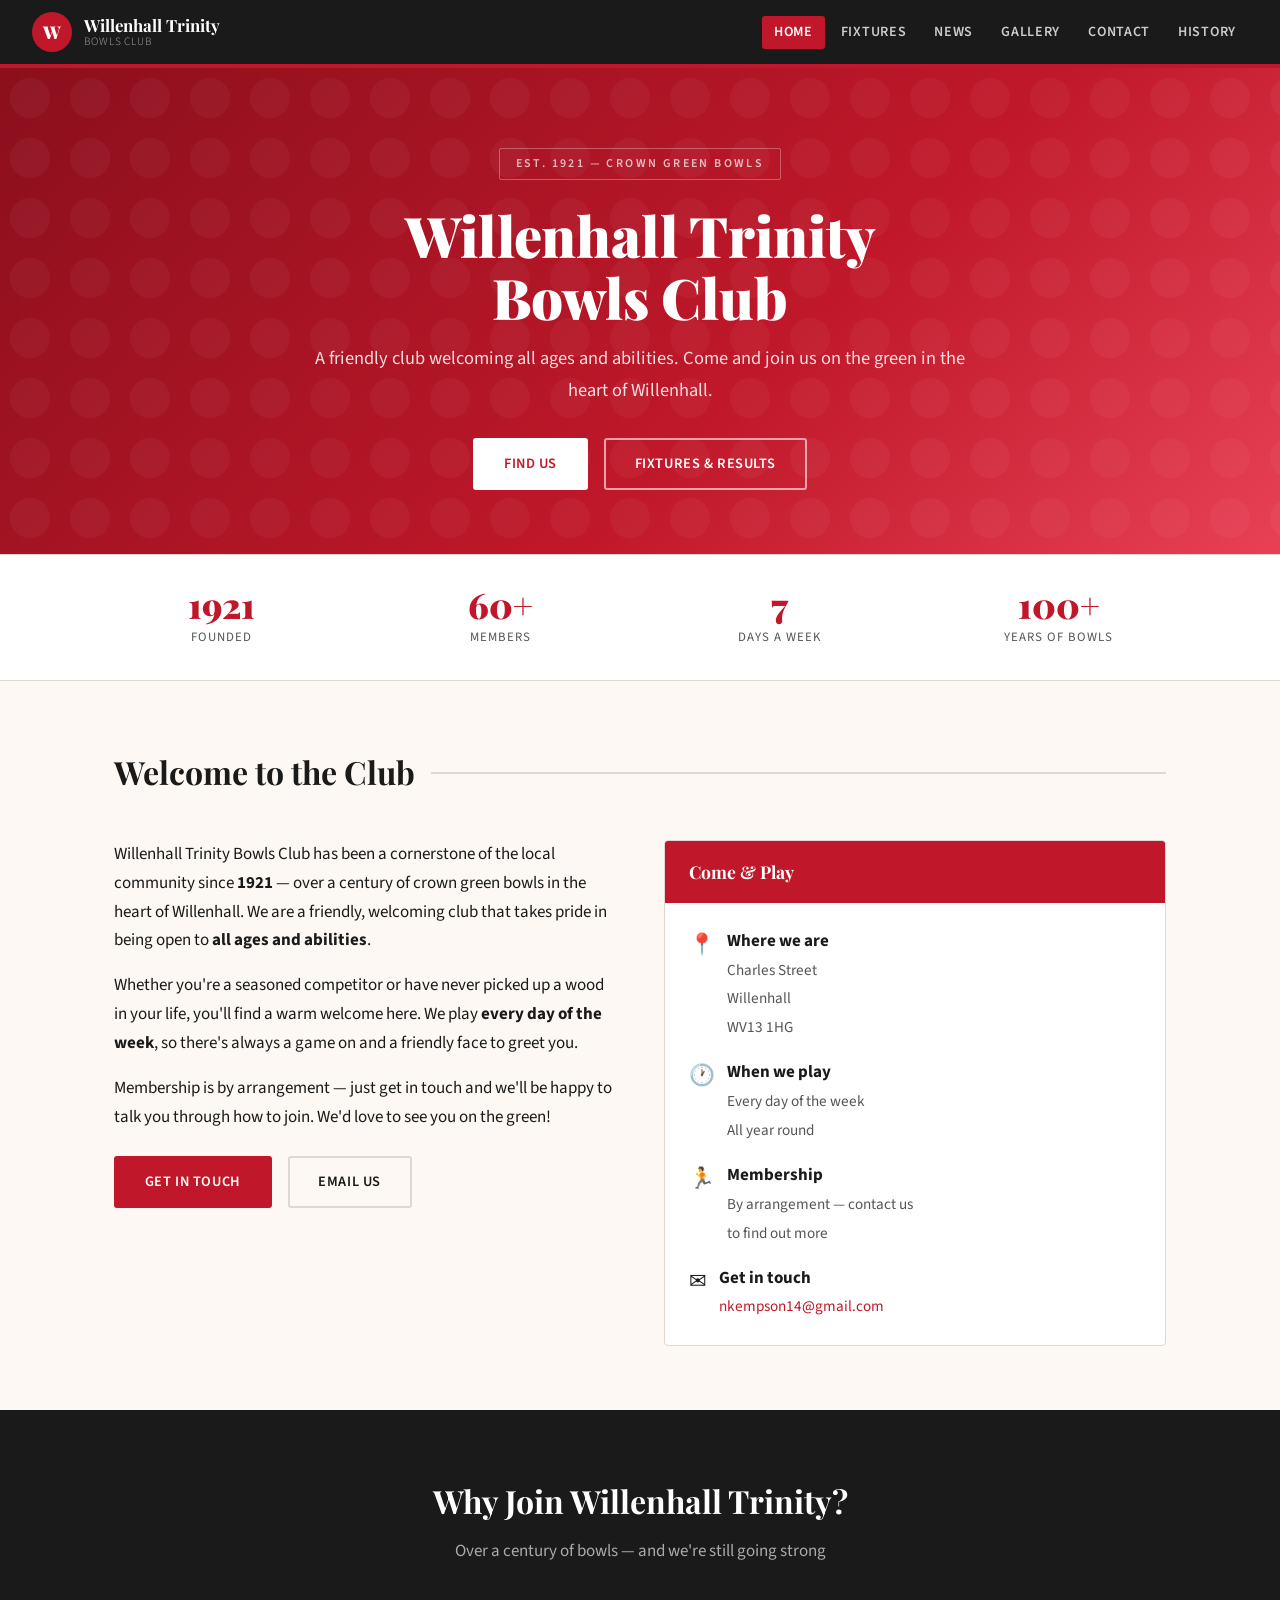
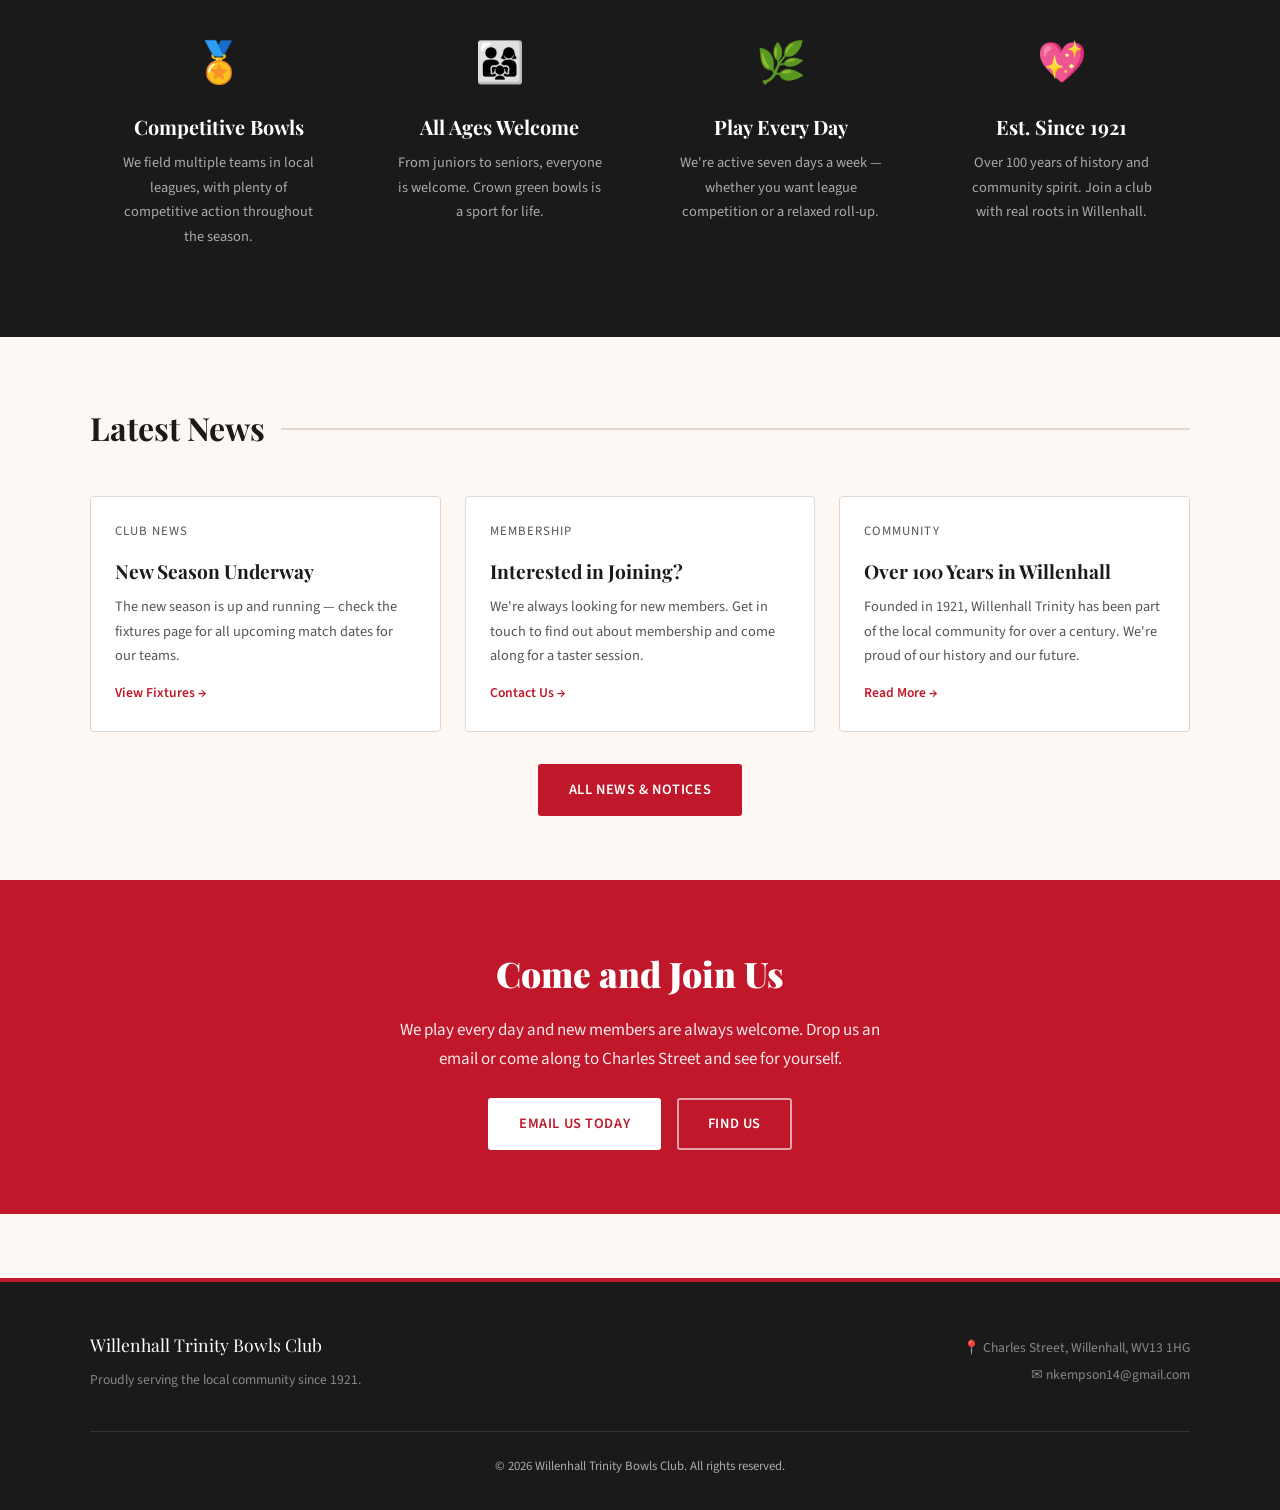
<file: index.html>
<!DOCTYPE html>
<html lang="en">
<head>
  <meta charset="UTF-8">
  <meta name="viewport" content="width=device-width, initial-scale=1.0">
  <title>Willenhall Trinity Bowls Club</title>
  <meta name="description" content="Willenhall Trinity Bowls Club — a friendly crown green bowls club welcoming all ages and abilities. Founded 1921. Charles Street, Willenhall, WV13 1HG.">
  <link rel="stylesheet" href="style.css">
</head>
<body>
<script src="shared.js"></script>

<!-- HERO -->
<section class="hero">
  <div class="hero-content">
    <div class="hero-eyebrow">Est. 1921 &mdash; Crown Green Bowls</div>
    <h1>Willenhall Trinity<br>Bowls Club</h1>
    <p>A friendly club welcoming all ages and abilities. Come and join us on the green in the heart of Willenhall.</p>
    <div class="hero-buttons">
      <a href="javascript:void(0)" onclick="comingSoon(event)" class="btn btn-white">Find Us</a>
      <a href="fixtures.html" class="btn btn-outline">Fixtures &amp; Results</a>
    </div>
  </div>
</section>

<!-- NEXT FIXTURES TICKER -->
<div id="fixtureTicker" style="background:var(--charcoal);border-bottom:2px solid var(--red);overflow:hidden;display:none">
  <div style="display:flex;align-items:stretch">
    <div style="background:var(--red);color:white;padding:0.6rem 1.2rem;font-size:0.75rem;font-weight:700;letter-spacing:0.1em;text-transform:uppercase;white-space:nowrap;display:flex;align-items:center;flex-shrink:0">
      Next Fixtures
    </div>
    <div style="overflow:hidden;flex:1;position:relative">
      <div id="tickerTrack" style="display:flex;align-items:center;gap:0;white-space:nowrap;will-change:transform">
      </div>
    </div>
    <a href="fixtures.html" style="background:#222;color:#aaa;padding:0.6rem 1.2rem;font-size:0.75rem;font-weight:600;text-decoration:none;display:flex;align-items:center;flex-shrink:0;white-space:nowrap;border-left:1px solid #333">All Fixtures &rarr;</a>
  </div>
</div>

<style>
@keyframes ticker {
  0%   { transform: translateX(0); }
  100% { transform: translateX(-50%); }
}
.ticker-item {
  display: inline-flex; align-items: center; gap: 0.6rem;
  padding: 0.6rem 1.5rem; color: white; font-size: 0.82rem;
  border-right: 1px solid #333;
}
.ticker-item .t-date { color: #aaa; font-size: 0.75rem; }
.ticker-item .t-badge {
  font-size: 0.7rem; font-weight: 700; padding: 0.15rem 0.5rem;
  border-radius: 2px; text-transform: uppercase; letter-spacing: 0.05em;
}
.t-home { background: var(--red); color: white; }
.t-away { background: #444; color: #ccc; }
.ticker-sep { color: #555; padding: 0 0.3rem; }
</style>

<script>
(async function() {
  try {
    const r = await fetch('data/results.json?t=' + Date.now());
    if (!r.ok) return;
    const data = await r.json();

    const months = {Jan:0,Feb:1,Mar:2,Apr:3,May:4,Jun:5,Jul:6,Aug:7,Sep:8,Oct:9,Nov:10,Dec:11};
    function parseDate(d) {
      if (!d) return new Date(9999,0,1);
      const m = d.match(/(\d+)\w*\s+(\w+)/);
      if (!m) return new Date(9999,0,1);
      return new Date(new Date().getFullYear(), months[m[2]], parseInt(m[1]));
    }

    // Gather all fixtures across all leagues and teams
    const all = [];
    const today = new Date(); today.setHours(0,0,0,0);

    for (const league of data.leagues) {
      for (const team of league.teams) {
        for (const f of (team.fixtures || [])) {
          const d = parseDate(f.date);
          if (d >= today) {
            all.push({
              date:     f.date,
              opponent: f.opponent,
              venue:    f.venue,
              team:     team.name,
              league:   league.name,
              ts:       d.getTime(),
            });
          }
        }
      }
    }

    // Sort by date and deduplicate (same date+opponent+venue)
    all.sort((a,b) => a.ts - b.ts);
    const seen = new Set();
    const unique = all.filter(f => {
      const key = f.date + f.opponent + f.venue;
      if (seen.has(key)) return false;
      seen.add(key); return true;
    });

    const next5 = unique.slice(0, 5);
    if (!next5.length) return;

    // Build ticker items — duplicate for seamless loop
    const track = document.getElementById('tickerTrack');
    const buildItems = () => next5.map(f => `
      <span class="ticker-item">
        <span class="t-date">${f.date}</span>
        <span class="ticker-sep">&#9679;</span>
        <strong>${f.opponent}</strong>
        <span class="ticker-sep">&#9679;</span>
        <span class="t-badge ${f.venue==='Home'?'t-home':'t-away'}">${f.venue}</span>
        <span class="ticker-sep">&#9679;</span>
        <span style="color:#999;font-size:0.72rem">${f.team}</span>
      </span>`).join('');

    // Double the items for seamless infinite scroll
    track.innerHTML = buildItems() + buildItems();

    // Start animation once we know the width
    requestAnimationFrame(() => {
      const halfWidth = track.scrollWidth / 2;
      track.style.animation = `ticker ${next5.length * 4}s linear infinite`;
      // Inject dynamic keyframe with correct pixel value
      const style = document.createElement('style');
      style.textContent = `@keyframes ticker { 0% { transform:translateX(0) } 100% { transform:translateX(-${halfWidth}px) } }`;
      document.head.appendChild(style);
    });

    document.getElementById('fixtureTicker').style.display = 'block';
  } catch(e) {}
})();
</script>

<!-- STATS BAR -->
<div class="stats-bar">
  <div class="stats-grid">
    <div><div class="stat-num">1921</div><div class="stat-label">Founded</div></div>
    <div><div class="stat-num">60+</div><div class="stat-label">Members</div></div>
    <div><div class="stat-num">7</div><div class="stat-label">Days a Week</div></div>
    <div><div class="stat-num">100+</div><div class="stat-label">Years of Bowls</div></div>
  </div>
</div>

<!-- WELCOME / ABOUT -->
<div class="section">
  <div class="section-heading"><h2>Welcome to the Club</h2></div>
  <div style="display:grid;grid-template-columns:1fr 1fr;gap:3rem;align-items:start">
    <div>
      <p>Willenhall Trinity Bowls Club has been a cornerstone of the local community since <strong>1921</strong> — over a century of crown green bowls in the heart of Willenhall. We are a friendly, welcoming club that takes pride in being open to <strong>all ages and abilities</strong>.</p>
      <p style="margin-top:1rem">Whether you're a seasoned competitor or have never picked up a wood in your life, you'll find a warm welcome here. We play <strong>every day of the week</strong>, so there's always a game on and a friendly face to greet you.</p>
      <p style="margin-top:1rem">Membership is by arrangement — just get in touch and we'll be happy to talk you through how to join. We'd love to see you on the green!</p>
      <div style="margin-top:1.5rem;display:flex;gap:1rem;flex-wrap:wrap">
        <a href="javascript:void(0)" onclick="comingSoon(event)" class="btn btn-red">Get In Touch</a>
        <a href="mailto:nkempson14@gmail.com" class="btn" style="border:2px solid var(--border);color:var(--charcoal)">Email Us</a>
      </div>
    </div>
    <div>
      <!-- PLAYING INFO CARD -->
      <div style="background:white;border:1px solid var(--border);border-radius:4px;overflow:hidden">
        <div style="background:var(--red);color:white;padding:1rem 1.5rem">
          <h3 style="font-family:'Playfair Display',serif;font-size:1.1rem">Come &amp; Play</h3>
        </div>
        <div style="padding:1.5rem">
          <div style="display:flex;align-items:start;gap:0.75rem;margin-bottom:1rem">
            <span style="font-size:1.3rem">&#128205;</span>
            <div>
              <strong>Where we are</strong><br>
              <span style="color:var(--mid);font-size:0.95rem">Charles Street<br>Willenhall<br>WV13 1HG</span>
            </div>
          </div>
          <div style="display:flex;align-items:start;gap:0.75rem;margin-bottom:1rem">
            <span style="font-size:1.3rem">&#128336;</span>
            <div>
              <strong>When we play</strong><br>
              <span style="color:var(--mid);font-size:0.95rem">Every day of the week<br>All year round</span>
            </div>
          </div>
          <div style="display:flex;align-items:start;gap:0.75rem;margin-bottom:1rem">
            <span style="font-size:1.3rem">&#127939;</span>
            <div>
              <strong>Membership</strong><br>
              <span style="color:var(--mid);font-size:0.95rem">By arrangement — contact us<br>to find out more</span>
            </div>
          </div>
          <div style="display:flex;align-items:start;gap:0.75rem">
            <span style="font-size:1.3rem">&#9993;</span>
            <div>
              <strong>Get in touch</strong><br>
              <a href="mailto:nkempson14@gmail.com" style="font-size:0.95rem">nkempson14@gmail.com</a>
            </div>
          </div>
        </div>
      </div>
    </div>
  </div>
</div>

<!-- WHY JOIN -->
<div style="background:var(--charcoal);color:white;padding:4rem 1.5rem">
  <div style="max-width:1100px;margin:0 auto">
    <div style="text-align:center;margin-bottom:2.5rem">
      <h2 style="font-family:'Playfair Display',serif;font-size:clamp(1.5rem,3vw,2rem);font-weight:700">Why Join Willenhall Trinity?</h2>
      <p style="color:#aaa;margin-top:0.5rem">Over a century of bowls — and we're still going strong</p>
    </div>
    <div style="display:grid;grid-template-columns:repeat(auto-fit,minmax(220px,1fr));gap:1.5rem">
      <div style="text-align:center;padding:1.5rem">
        <div style="font-size:2.5rem;margin-bottom:0.75rem">&#127941;</div>
        <h3 style="font-family:'Playfair Display',serif;margin-bottom:0.5rem">Competitive Bowls</h3>
        <p style="color:#aaa;font-size:0.9rem">We field multiple teams in local leagues, with plenty of competitive action throughout the season.</p>
      </div>
      <div style="text-align:center;padding:1.5rem">
        <div style="font-size:2.5rem;margin-bottom:0.75rem">&#128104;&#8205;&#128105;&#8205;&#128103;</div>
        <h3 style="font-family:'Playfair Display',serif;margin-bottom:0.5rem">All Ages Welcome</h3>
        <p style="color:#aaa;font-size:0.9rem">From juniors to seniors, everyone is welcome. Crown green bowls is a sport for life.</p>
      </div>
      <div style="text-align:center;padding:1.5rem">
        <div style="font-size:2.5rem;margin-bottom:0.75rem">&#127807;</div>
        <h3 style="font-family:'Playfair Display',serif;margin-bottom:0.5rem">Play Every Day</h3>
        <p style="color:#aaa;font-size:0.9rem">We're active seven days a week — whether you want league competition or a relaxed roll-up.</p>
      </div>
      <div style="text-align:center;padding:1.5rem">
        <div style="font-size:2.5rem;margin-bottom:0.75rem">&#128150;</div>
        <h3 style="font-family:'Playfair Display',serif;margin-bottom:0.5rem">Est. Since 1921</h3>
        <p style="color:#aaa;font-size:0.9rem">Over 100 years of history and community spirit. Join a club with real roots in Willenhall.</p>
      </div>
    </div>
  </div>
</div>

<!-- LATEST NEWS PREVIEW -->
<div style="padding:4rem 1.5rem">
  <div style="max-width:1100px;margin:0 auto">
    <div class="section-heading"><h2>Latest News</h2></div>
    <div class="news-grid">
      <div class="card">
        <div class="card-body">
          <div class="card-meta">Club News</div>
          <div class="card-title">New Season Underway</div>
          <p style="font-size:0.9rem;color:var(--mid)">The new season is up and running — check the fixtures page for all upcoming match dates for our teams.</p>
          <a href="javascript:void(0)" onclick="comingSoon(event)" style="font-size:0.85rem;font-weight:600;display:inline-block;margin-top:0.75rem">View Fixtures &rarr;</a>
        </div>
      </div>
      <div class="card">
        <div class="card-body">
          <div class="card-meta">Membership</div>
          <div class="card-title">Interested in Joining?</div>
          <p style="font-size:0.9rem;color:var(--mid)">We're always looking for new members. Get in touch to find out about membership and come along for a taster session.</p>
          <a href="javascript:void(0)" onclick="comingSoon(event)" style="font-size:0.85rem;font-weight:600;display:inline-block;margin-top:0.75rem">Contact Us &rarr;</a>
        </div>
      </div>
      <div class="card">
        <div class="card-body">
          <div class="card-meta">Community</div>
          <div class="card-title">Over 100 Years in Willenhall</div>
          <p style="font-size:0.9rem;color:var(--mid)">Founded in 1921, Willenhall Trinity has been part of the local community for over a century. We're proud of our history and our future.</p>
          <a href="javascript:void(0)" onclick="comingSoon(event)" style="font-size:0.85rem;font-weight:600;display:inline-block;margin-top:0.75rem">Read More &rarr;</a>
        </div>
      </div>
    </div>
    <div class="text-center mt-2"><a href="javascript:void(0)" onclick="comingSoon(event)" class="btn btn-red">All News &amp; Notices</a></div>
  </div>
</div>

<!-- JOIN CTA -->
<div style="background:var(--red);color:white;padding:4rem 1.5rem;text-align:center">
  <h2 style="font-family:'Playfair Display',serif;font-size:clamp(1.6rem,3vw,2.2rem);font-weight:900">Come and Join Us</h2>
  <p style="margin-top:0.75rem;max-width:500px;margin-left:auto;margin-right:auto;opacity:0.9">We play every day and new members are always welcome. Drop us an email or come along to Charles Street and see for yourself.</p>
  <div style="margin-top:1.5rem;display:flex;gap:1rem;justify-content:center;flex-wrap:wrap">
    <a href="mailto:nkempson14@gmail.com" class="btn btn-white">Email Us Today</a>
    <a href="javascript:void(0)" onclick="comingSoon(event)" class="btn btn-outline">Find Us</a>
  </div>
</div>

</body>
</html>
</file>
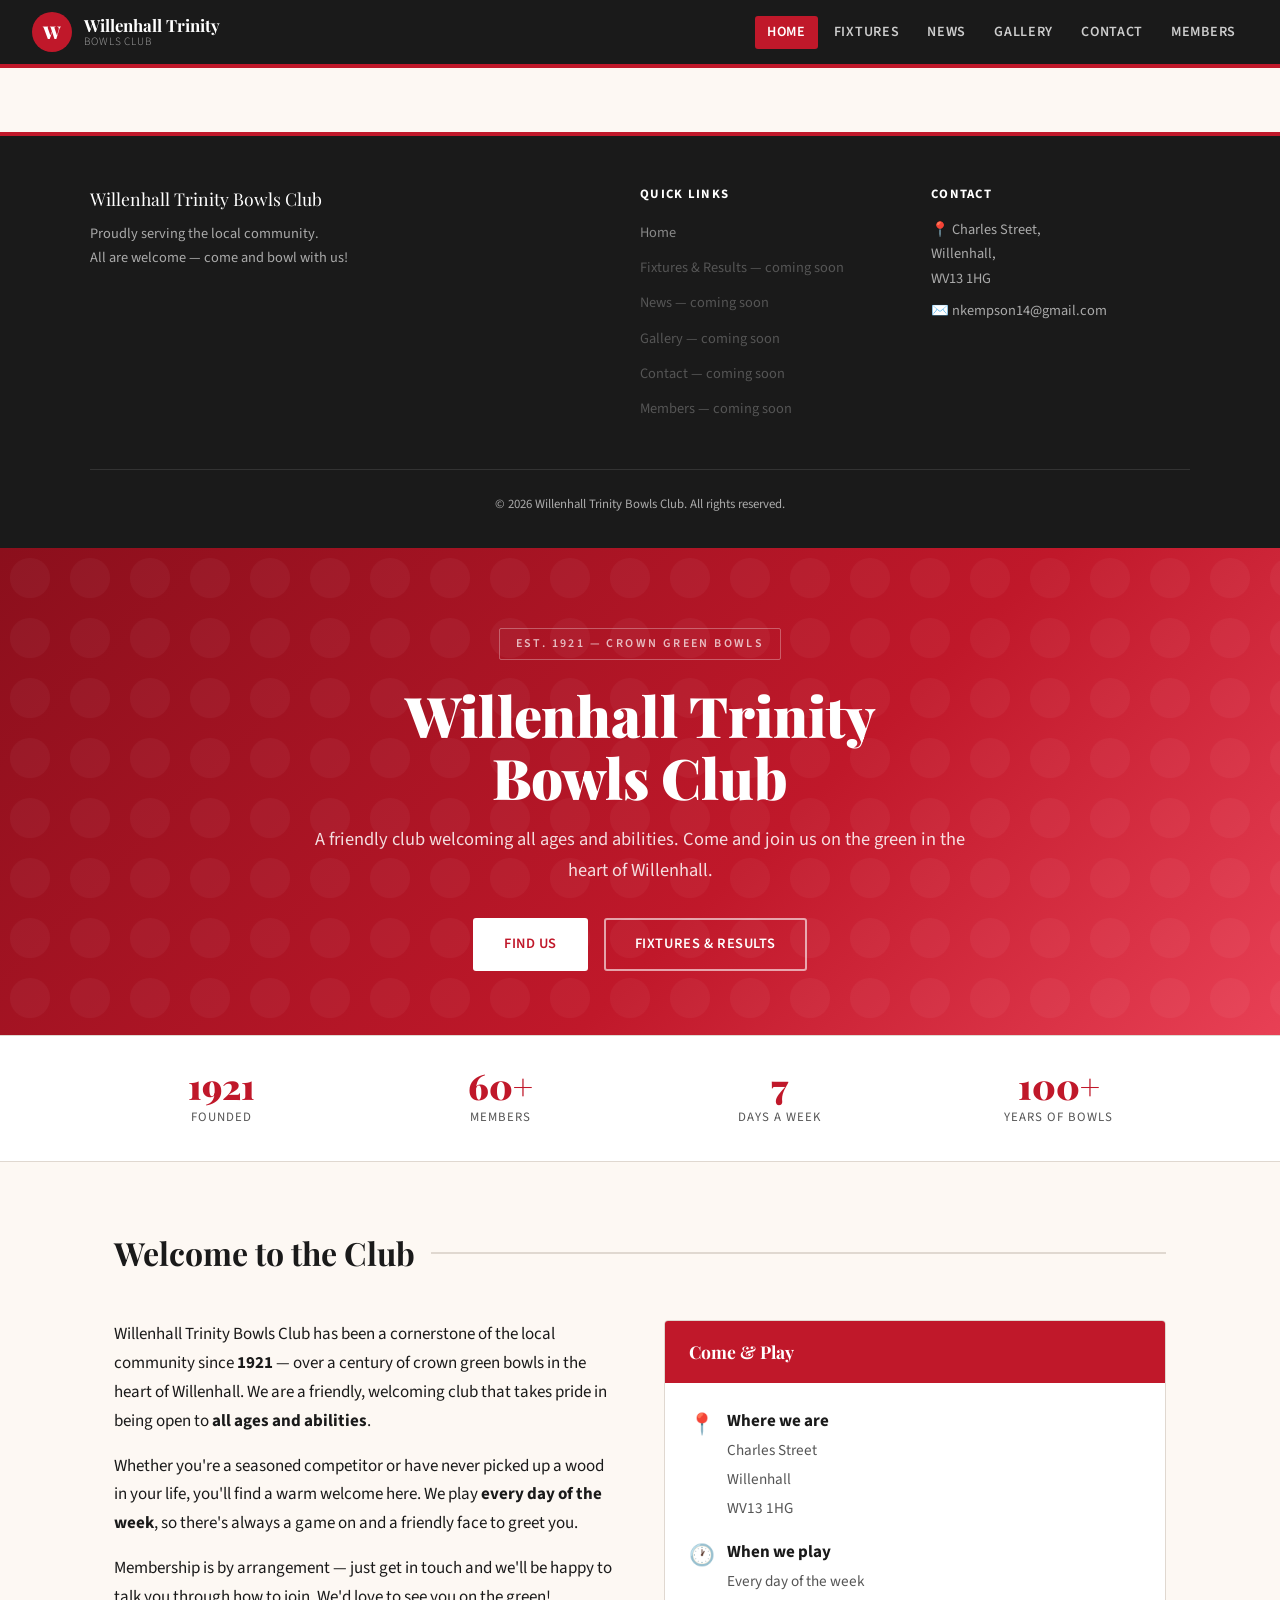
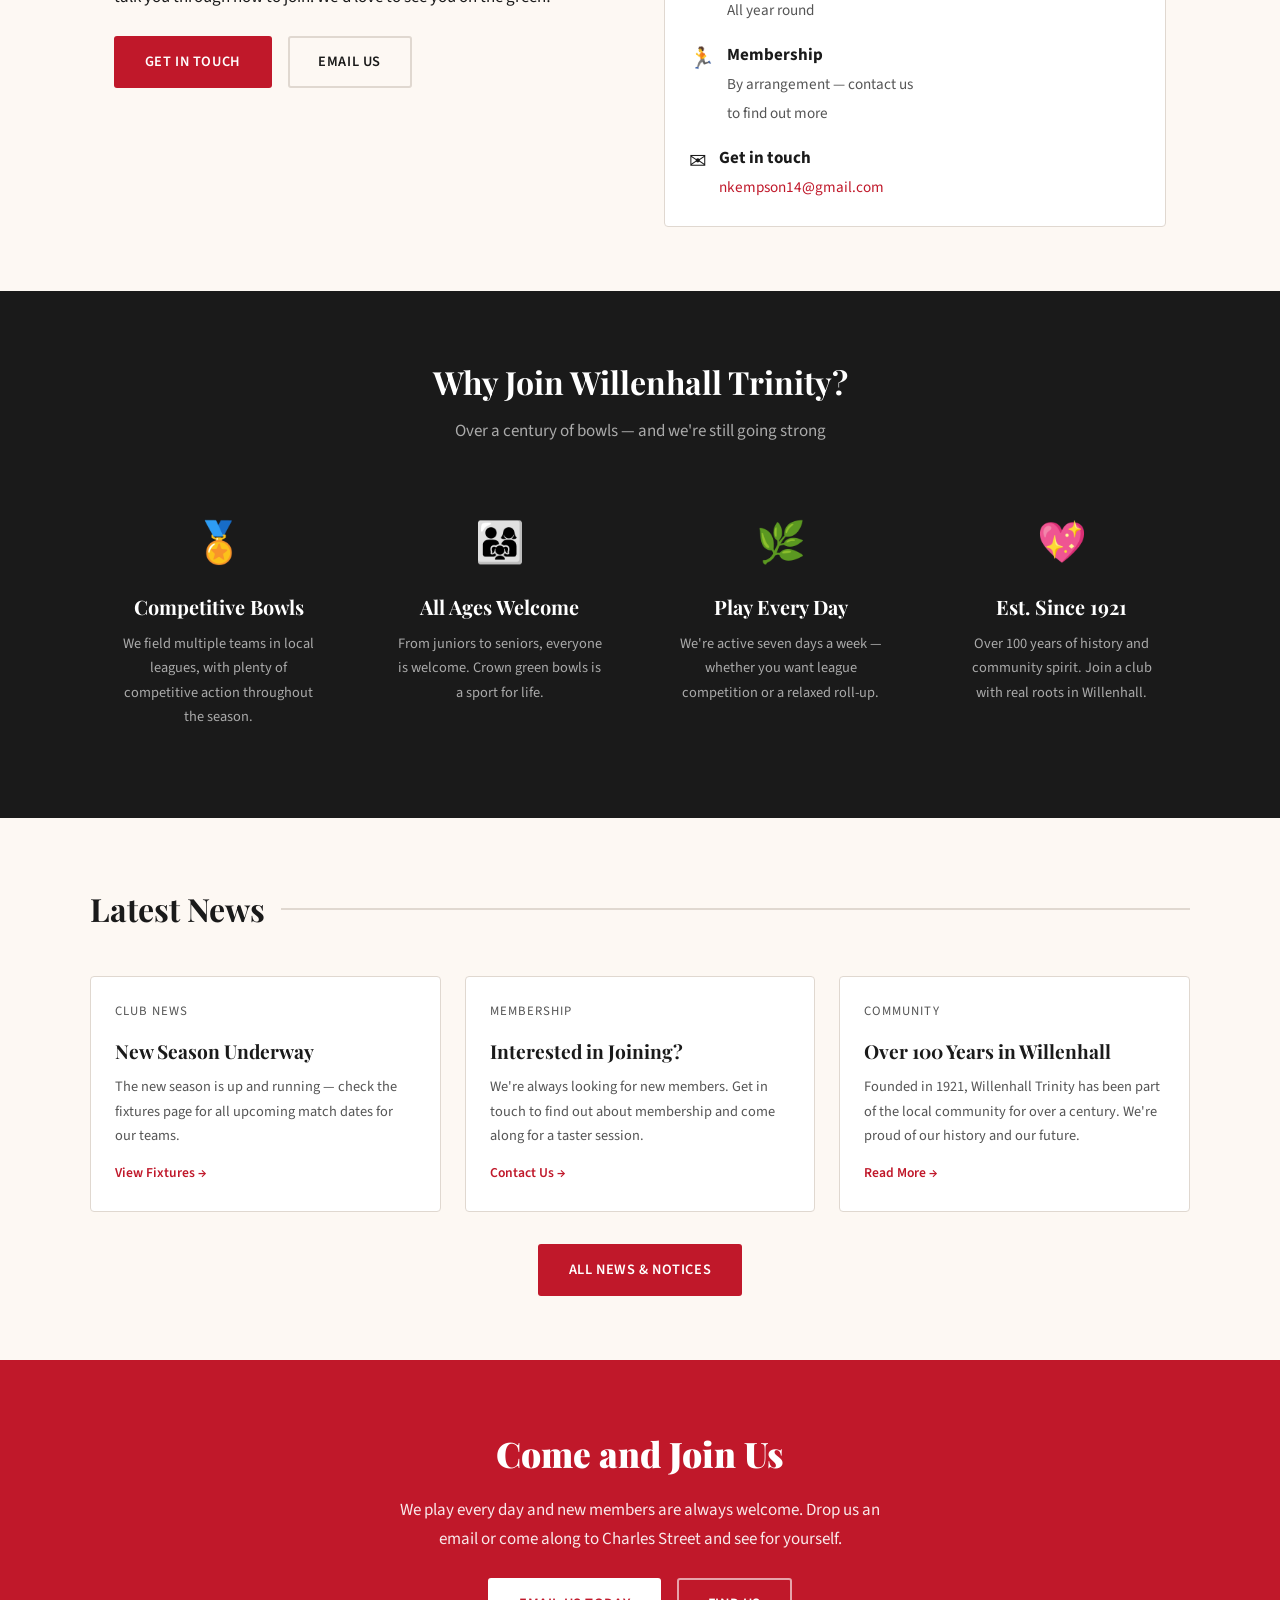
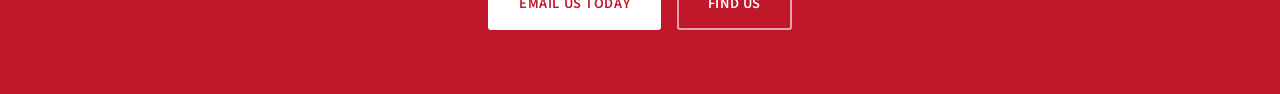
<file: wtbc/index.html>
<!DOCTYPE html>
<html lang="en">
<head>
  <meta charset="UTF-8">
  <meta name="viewport" content="width=device-width, initial-scale=1.0">
  <title>Willenhall Trinity Bowls Club</title>
  <meta name="description" content="Willenhall Trinity Bowls Club — a friendly crown green bowls club welcoming all ages and abilities. Founded 1921. Charles Street, Willenhall, WV13 1HG.">
  <link rel="stylesheet" href="style.css">
</head>
<body>
<script src="shared.js"></script>

<!-- HERO -->
<section class="hero">
  <div class="hero-content">
    <div class="hero-eyebrow">Est. 1921 &mdash; Crown Green Bowls</div>
    <h1>Willenhall Trinity<br>Bowls Club</h1>
    <p>A friendly club welcoming all ages and abilities. Come and join us on the green in the heart of Willenhall.</p>
    <div class="hero-buttons">
      <a href="javascript:void(0)" onclick="comingSoon(event)" class="btn btn-white">Find Us</a>
      <a href="javascript:void(0)" onclick="comingSoon(event)" class="btn btn-outline">Fixtures &amp; Results</a>
    </div>
  </div>
</section>

<!-- STATS BAR -->
<div class="stats-bar">
  <div class="stats-grid">
    <div><div class="stat-num">1921</div><div class="stat-label">Founded</div></div>
    <div><div class="stat-num">60+</div><div class="stat-label">Members</div></div>
    <div><div class="stat-num">7</div><div class="stat-label">Days a Week</div></div>
    <div><div class="stat-num">100+</div><div class="stat-label">Years of Bowls</div></div>
  </div>
</div>

<!-- WELCOME / ABOUT -->
<div class="section">
  <div class="section-heading"><h2>Welcome to the Club</h2></div>
  <div style="display:grid;grid-template-columns:1fr 1fr;gap:3rem;align-items:start">
    <div>
      <p>Willenhall Trinity Bowls Club has been a cornerstone of the local community since <strong>1921</strong> — over a century of crown green bowls in the heart of Willenhall. We are a friendly, welcoming club that takes pride in being open to <strong>all ages and abilities</strong>.</p>
      <p style="margin-top:1rem">Whether you're a seasoned competitor or have never picked up a wood in your life, you'll find a warm welcome here. We play <strong>every day of the week</strong>, so there's always a game on and a friendly face to greet you.</p>
      <p style="margin-top:1rem">Membership is by arrangement — just get in touch and we'll be happy to talk you through how to join. We'd love to see you on the green!</p>
      <div style="margin-top:1.5rem;display:flex;gap:1rem;flex-wrap:wrap">
        <a href="javascript:void(0)" onclick="comingSoon(event)" class="btn btn-red">Get In Touch</a>
        <a href="mailto:nkempson14@gmail.com" class="btn" style="border:2px solid var(--border);color:var(--charcoal)">Email Us</a>
      </div>
    </div>
    <div>
      <!-- PLAYING INFO CARD -->
      <div style="background:white;border:1px solid var(--border);border-radius:4px;overflow:hidden">
        <div style="background:var(--red);color:white;padding:1rem 1.5rem">
          <h3 style="font-family:'Playfair Display',serif;font-size:1.1rem">Come &amp; Play</h3>
        </div>
        <div style="padding:1.5rem">
          <div style="display:flex;align-items:start;gap:0.75rem;margin-bottom:1rem">
            <span style="font-size:1.3rem">&#128205;</span>
            <div>
              <strong>Where we are</strong><br>
              <span style="color:var(--mid);font-size:0.95rem">Charles Street<br>Willenhall<br>WV13 1HG</span>
            </div>
          </div>
          <div style="display:flex;align-items:start;gap:0.75rem;margin-bottom:1rem">
            <span style="font-size:1.3rem">&#128336;</span>
            <div>
              <strong>When we play</strong><br>
              <span style="color:var(--mid);font-size:0.95rem">Every day of the week<br>All year round</span>
            </div>
          </div>
          <div style="display:flex;align-items:start;gap:0.75rem;margin-bottom:1rem">
            <span style="font-size:1.3rem">&#127939;</span>
            <div>
              <strong>Membership</strong><br>
              <span style="color:var(--mid);font-size:0.95rem">By arrangement — contact us<br>to find out more</span>
            </div>
          </div>
          <div style="display:flex;align-items:start;gap:0.75rem">
            <span style="font-size:1.3rem">&#9993;</span>
            <div>
              <strong>Get in touch</strong><br>
              <a href="mailto:nkempson14@gmail.com" style="font-size:0.95rem">nkempson14@gmail.com</a>
            </div>
          </div>
        </div>
      </div>
    </div>
  </div>
</div>

<!-- WHY JOIN -->
<div style="background:var(--charcoal);color:white;padding:4rem 1.5rem">
  <div style="max-width:1100px;margin:0 auto">
    <div style="text-align:center;margin-bottom:2.5rem">
      <h2 style="font-family:'Playfair Display',serif;font-size:clamp(1.5rem,3vw,2rem);font-weight:700">Why Join Willenhall Trinity?</h2>
      <p style="color:#aaa;margin-top:0.5rem">Over a century of bowls — and we're still going strong</p>
    </div>
    <div style="display:grid;grid-template-columns:repeat(auto-fit,minmax(220px,1fr));gap:1.5rem">
      <div style="text-align:center;padding:1.5rem">
        <div style="font-size:2.5rem;margin-bottom:0.75rem">&#127941;</div>
        <h3 style="font-family:'Playfair Display',serif;margin-bottom:0.5rem">Competitive Bowls</h3>
        <p style="color:#aaa;font-size:0.9rem">We field multiple teams in local leagues, with plenty of competitive action throughout the season.</p>
      </div>
      <div style="text-align:center;padding:1.5rem">
        <div style="font-size:2.5rem;margin-bottom:0.75rem">&#128104;&#8205;&#128105;&#8205;&#128103;</div>
        <h3 style="font-family:'Playfair Display',serif;margin-bottom:0.5rem">All Ages Welcome</h3>
        <p style="color:#aaa;font-size:0.9rem">From juniors to seniors, everyone is welcome. Crown green bowls is a sport for life.</p>
      </div>
      <div style="text-align:center;padding:1.5rem">
        <div style="font-size:2.5rem;margin-bottom:0.75rem">&#127807;</div>
        <h3 style="font-family:'Playfair Display',serif;margin-bottom:0.5rem">Play Every Day</h3>
        <p style="color:#aaa;font-size:0.9rem">We're active seven days a week — whether you want league competition or a relaxed roll-up.</p>
      </div>
      <div style="text-align:center;padding:1.5rem">
        <div style="font-size:2.5rem;margin-bottom:0.75rem">&#128150;</div>
        <h3 style="font-family:'Playfair Display',serif;margin-bottom:0.5rem">Est. Since 1921</h3>
        <p style="color:#aaa;font-size:0.9rem">Over 100 years of history and community spirit. Join a club with real roots in Willenhall.</p>
      </div>
    </div>
  </div>
</div>

<!-- LATEST NEWS PREVIEW -->
<div style="padding:4rem 1.5rem">
  <div style="max-width:1100px;margin:0 auto">
    <div class="section-heading"><h2>Latest News</h2></div>
    <div class="news-grid">
      <div class="card">
        <div class="card-body">
          <div class="card-meta">Club News</div>
          <div class="card-title">New Season Underway</div>
          <p style="font-size:0.9rem;color:var(--mid)">The new season is up and running — check the fixtures page for all upcoming match dates for our teams.</p>
          <a href="javascript:void(0)" onclick="comingSoon(event)" style="font-size:0.85rem;font-weight:600;display:inline-block;margin-top:0.75rem">View Fixtures &rarr;</a>
        </div>
      </div>
      <div class="card">
        <div class="card-body">
          <div class="card-meta">Membership</div>
          <div class="card-title">Interested in Joining?</div>
          <p style="font-size:0.9rem;color:var(--mid)">We're always looking for new members. Get in touch to find out about membership and come along for a taster session.</p>
          <a href="javascript:void(0)" onclick="comingSoon(event)" style="font-size:0.85rem;font-weight:600;display:inline-block;margin-top:0.75rem">Contact Us &rarr;</a>
        </div>
      </div>
      <div class="card">
        <div class="card-body">
          <div class="card-meta">Community</div>
          <div class="card-title">Over 100 Years in Willenhall</div>
          <p style="font-size:0.9rem;color:var(--mid)">Founded in 1921, Willenhall Trinity has been part of the local community for over a century. We're proud of our history and our future.</p>
          <a href="javascript:void(0)" onclick="comingSoon(event)" style="font-size:0.85rem;font-weight:600;display:inline-block;margin-top:0.75rem">Read More &rarr;</a>
        </div>
      </div>
    </div>
    <div class="text-center mt-2"><a href="javascript:void(0)" onclick="comingSoon(event)" class="btn btn-red">All News &amp; Notices</a></div>
  </div>
</div>

<!-- JOIN CTA -->
<div style="background:var(--red);color:white;padding:4rem 1.5rem;text-align:center">
  <h2 style="font-family:'Playfair Display',serif;font-size:clamp(1.6rem,3vw,2.2rem);font-weight:900">Come and Join Us</h2>
  <p style="margin-top:0.75rem;max-width:500px;margin-left:auto;margin-right:auto;opacity:0.9">We play every day and new members are always welcome. Drop us an email or come along to Charles Street and see for yourself.</p>
  <div style="margin-top:1.5rem;display:flex;gap:1rem;justify-content:center;flex-wrap:wrap">
    <a href="mailto:nkempson14@gmail.com" class="btn btn-white">Email Us Today</a>
    <a href="javascript:void(0)" onclick="comingSoon(event)" class="btn btn-outline">Find Us</a>
  </div>
</div>

</body>
</html>
</file>
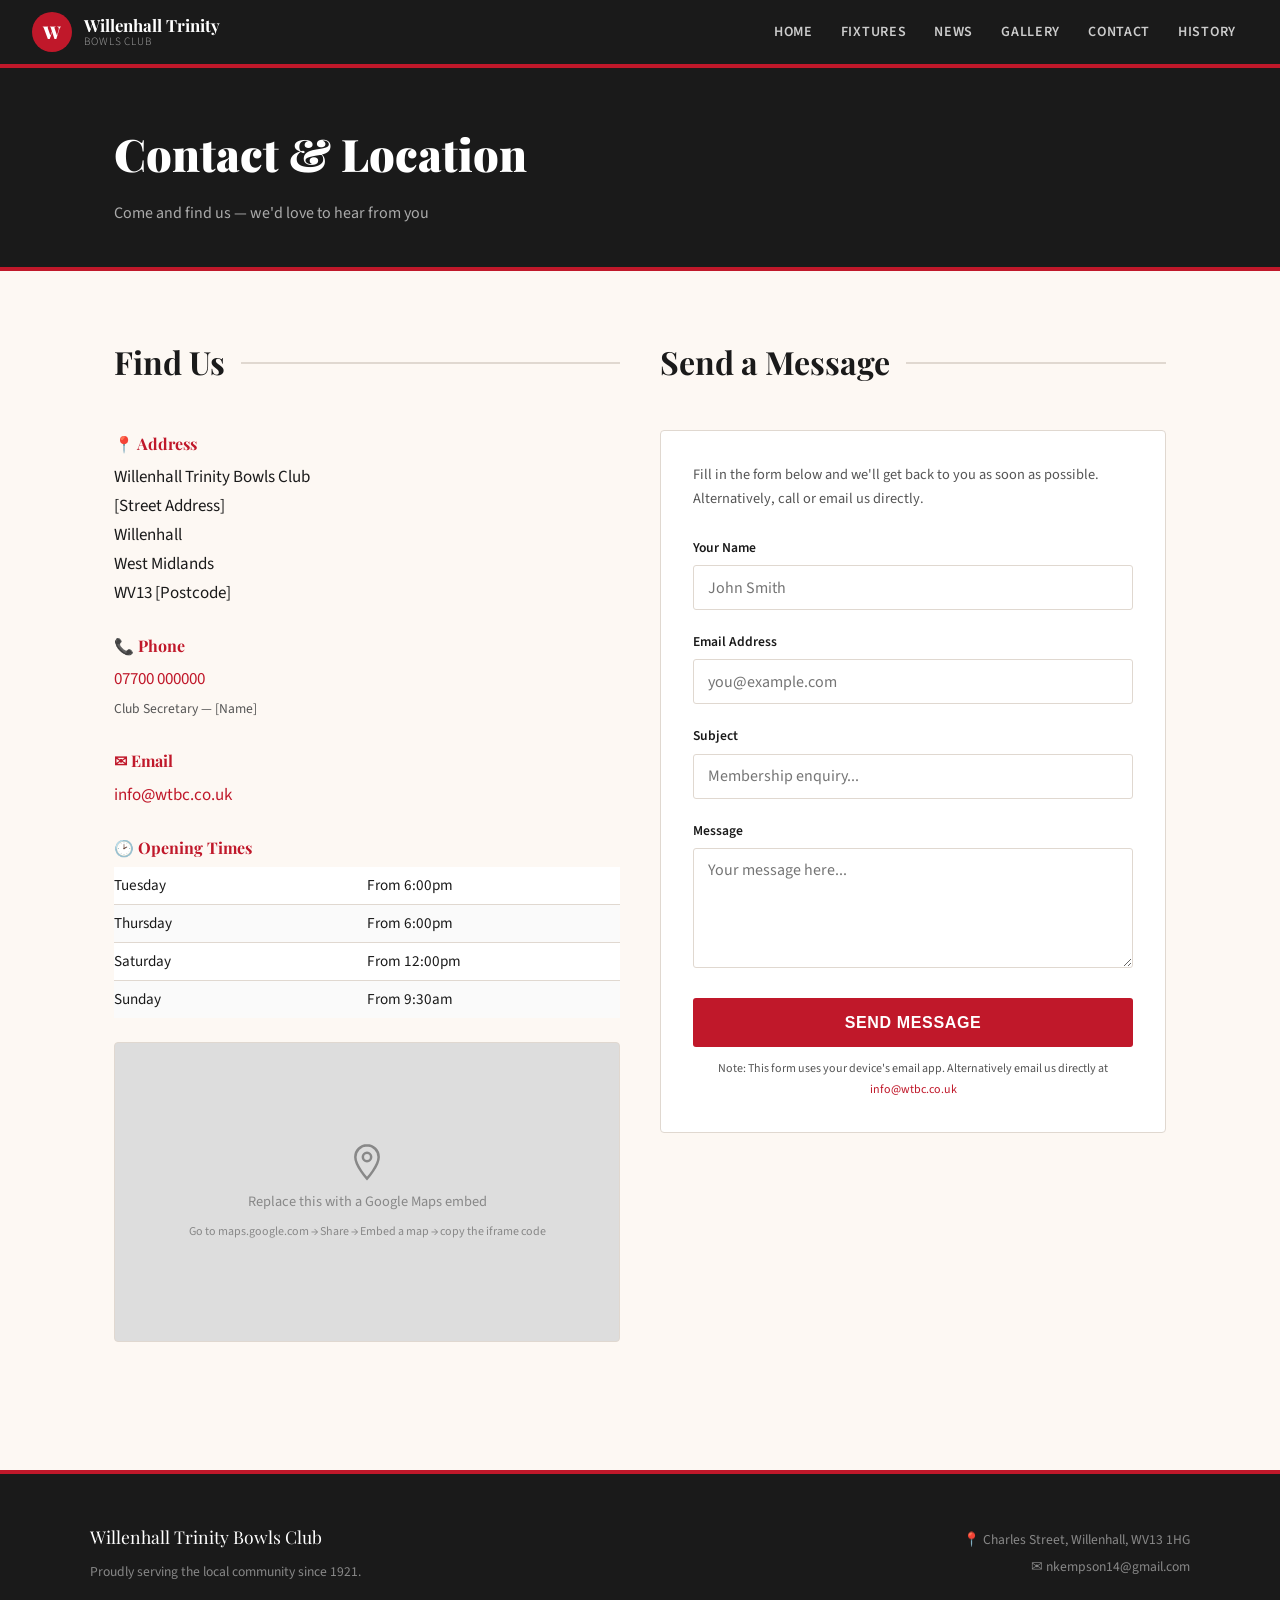
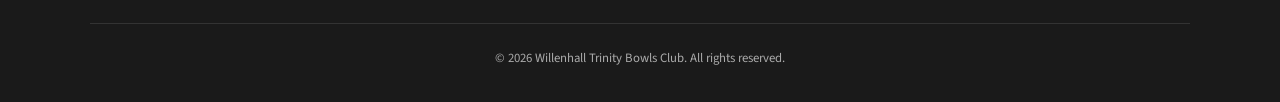
<file: contact.html>
<!DOCTYPE html>
<html lang="en">
<head>
  <meta charset="UTF-8">
  <meta name="viewport" content="width=device-width, initial-scale=1.0">
  <title>Contact &amp; Location | Willenhall Trinity Bowls Club</title>
  <link rel="stylesheet" href="style.css">
</head>
<body>
<script src="shared.js"></script>

<div class="page-header">
  <div class="container">
    <h1>Contact &amp; Location</h1>
    <p>Come and find us — we'd love to hear from you</p>
  </div>
</div>

<div class="section">
  <div class="contact-grid">

    <!-- LEFT: Info -->
    <div>
      <div class="section-heading"><h2>Find Us</h2></div>

      <div class="info-block">
        <h3>&#128205; Address</h3>
        <p>Willenhall Trinity Bowls Club<br>
        [Street Address]<br>
        Willenhall<br>
        West Midlands<br>
        WV13 [Postcode]</p>
      </div>

      <div class="info-block">
        <h3>&#128222; Phone</h3>
        <p><a href="tel:07700000000">07700 000000</a><br>
        <span style="font-size:0.85rem;color:var(--mid)">Club Secretary — [Name]</span></p>
      </div>

      <div class="info-block">
        <h3>&#9993; Email</h3>
        <p><a href="mailto:info@wtbc.co.uk">info@wtbc.co.uk</a></p>
      </div>

      <div class="info-block">
        <h3>&#128337; Opening Times</h3>
        <table style="width:100%;border-collapse:collapse;font-size:0.9rem">
          <tr><td style="padding:0.35rem 0;border-bottom:1px solid var(--border);width:50%">Tuesday</td><td style="padding:0.35rem 0;border-bottom:1px solid var(--border)">From 6:00pm</td></tr>
          <tr><td style="padding:0.35rem 0;border-bottom:1px solid var(--border)">Thursday</td><td style="padding:0.35rem 0;border-bottom:1px solid var(--border)">From 6:00pm</td></tr>
          <tr><td style="padding:0.35rem 0;border-bottom:1px solid var(--border)">Saturday</td><td style="padding:0.35rem 0;border-bottom:1px solid var(--border)">From 12:00pm</td></tr>
          <tr><td style="padding:0.35rem 0">Sunday</td><td style="padding:0.35rem 0">From 9:30am</td></tr>
        </table>
      </div>

      <!-- MAP EMBED -->
      <div style="margin-top:1.5rem">
        <div class="map-placeholder">
          <svg width="40" height="40" fill="none" stroke="currentColor" stroke-width="1.5" viewBox="0 0 24 24">
            <path d="M12 2C8.13 2 5 5.13 5 9c0 5.25 7 13 7 13s7-7.75 7-13c0-3.87-3.13-7-7-7z"/>
            <circle cx="12" cy="9" r="2.5"/>
          </svg>
          <span>Replace this with a Google Maps embed</span>
          <span style="font-size:0.75rem">Go to maps.google.com &rarr; Share &rarr; Embed a map &rarr; copy the iframe code</span>
        </div>
        <!-- PASTE YOUR GOOGLE MAPS IFRAME HERE, replacing the div above. Example:
        <iframe src="https://www.google.com/maps/embed?pb=..." width="100%" height="300"
          style="border:0;border-radius:4px" allowfullscreen="" loading="lazy"></iframe>
        -->
      </div>
    </div>

    <!-- RIGHT: Contact Form -->
    <div>
      <div class="section-heading"><h2>Send a Message</h2></div>
      <div style="background:white;border:1px solid var(--border);border-radius:4px;padding:2rem">
        <p style="margin-bottom:1.5rem;color:var(--mid);font-size:0.9rem">Fill in the form below and we'll get back to you as soon as possible. Alternatively, call or email us directly.</p>

        <div id="contactForm">
          <div class="form-group">
            <label for="fname">Your Name</label>
            <input type="text" id="fname" placeholder="John Smith">
          </div>
          <div class="form-group">
            <label for="femail">Email Address</label>
            <input type="email" id="femail" placeholder="you@example.com">
          </div>
          <div class="form-group">
            <label for="fsubject">Subject</label>
            <input type="text" id="fsubject" placeholder="Membership enquiry...">
          </div>
          <div class="form-group">
            <label for="fmessage">Message</label>
            <textarea id="fmessage" placeholder="Your message here..."></textarea>
          </div>
          <button class="btn btn-red" onclick="submitForm()" style="width:100%;font-size:1rem;padding:0.85rem">Send Message</button>
          <p style="font-size:0.75rem;color:var(--mid);margin-top:0.75rem;text-align:center">
            Note: This form uses your device's email app. Alternatively email us directly at <a href="mailto:info@wtbc.co.uk">info@wtbc.co.uk</a>
          </p>
        </div>

        <div id="formSuccess" style="display:none;text-align:center;padding:2rem">
          <div style="font-size:2rem;margin-bottom:0.5rem">&#10003;</div>
          <strong>Message Sent!</strong>
          <p style="color:var(--mid);margin-top:0.5rem">Thank you for getting in touch. We'll reply as soon as we can.</p>
        </div>
      </div>
    </div>

  </div>
</div>

<script>
function submitForm() {
  const name    = document.getElementById('fname').value.trim();
  const email   = document.getElementById('femail').value.trim();
  const subject = document.getElementById('fsubject').value.trim();
  const message = document.getElementById('fmessage').value.trim();

  if (!name || !email || !message) {
    alert('Please fill in your name, email and message.');
    return;
  }

  // Opens the user's email client pre-filled
  const body = encodeURIComponent(`Name: ${name}\nEmail: ${email}\n\n${message}`);
  const subj = encodeURIComponent(subject || 'Website Enquiry — Willenhall Trinity BC');
  window.location.href = `mailto:info@wtbc.co.uk?subject=${subj}&body=${body}`;

  document.getElementById('contactForm').style.display = 'none';
  document.getElementById('formSuccess').style.display = 'block';
}
</script>

</body>
</html>
</file>
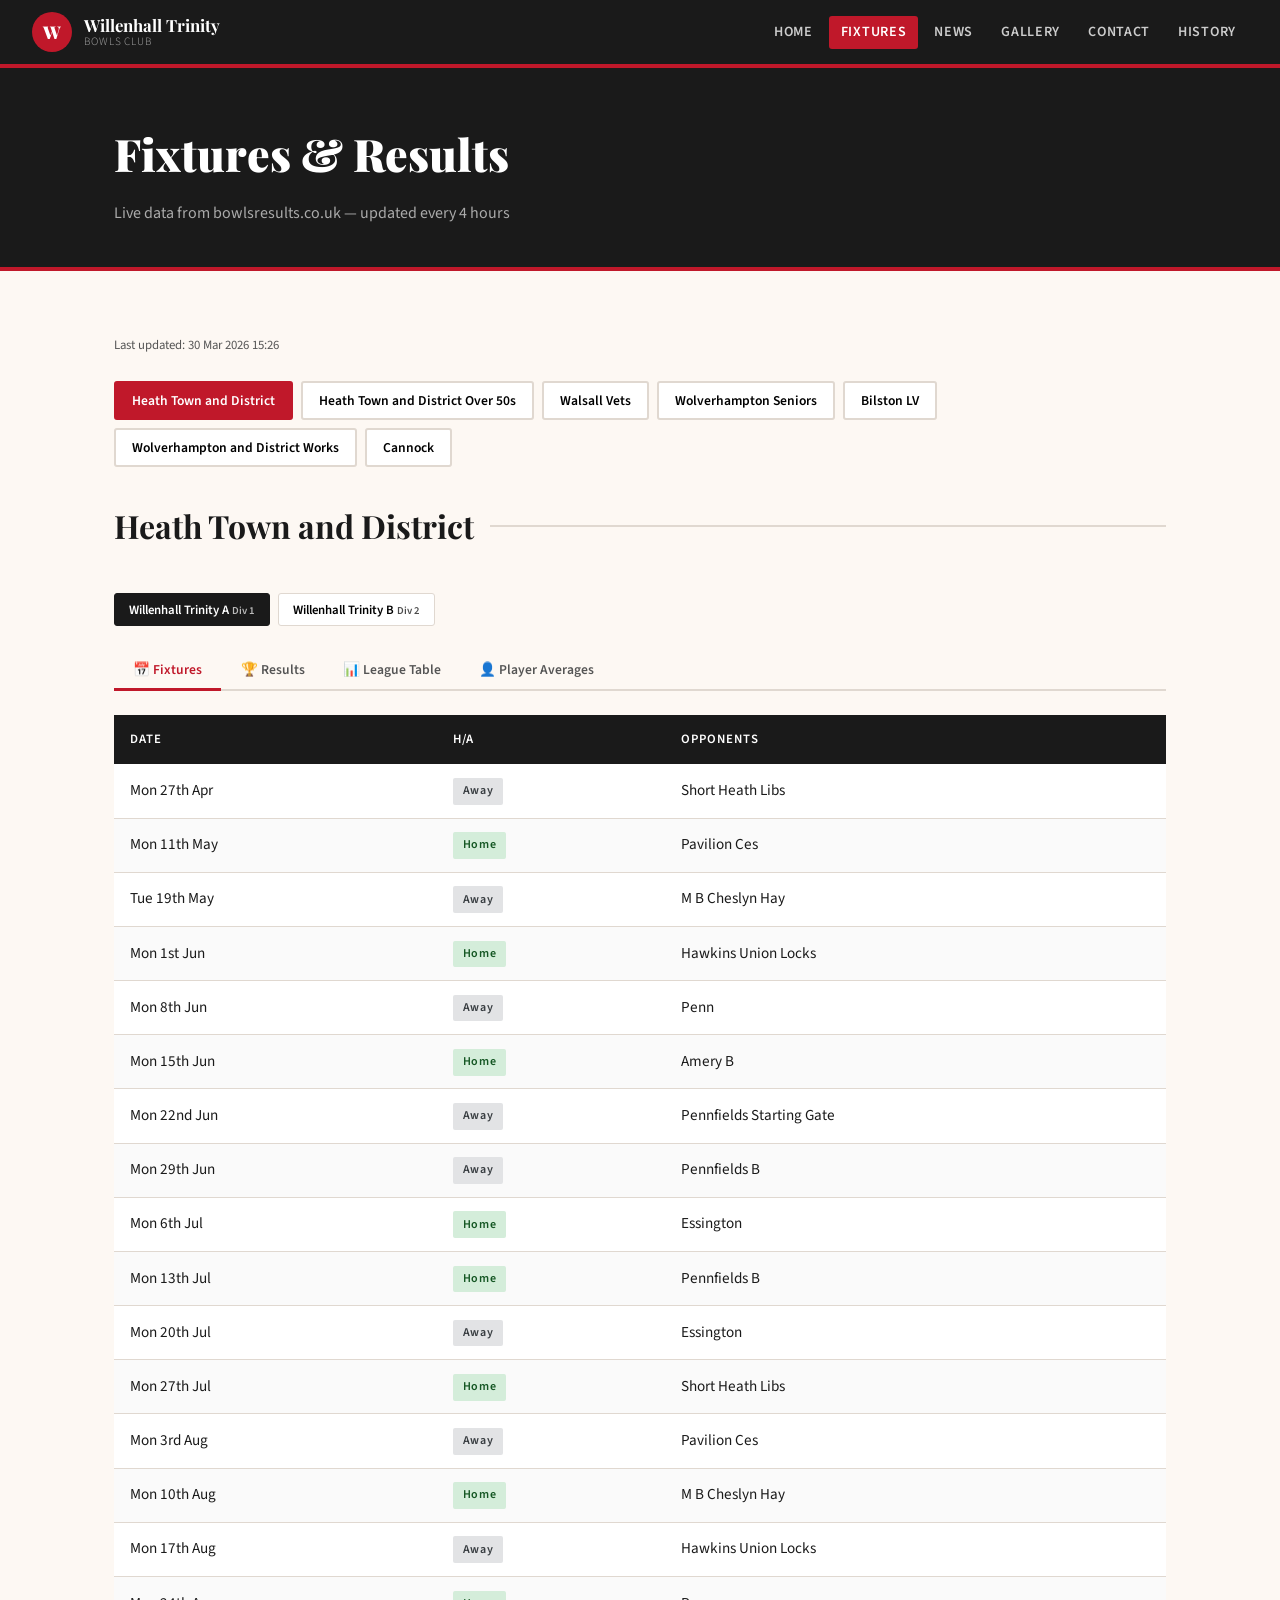
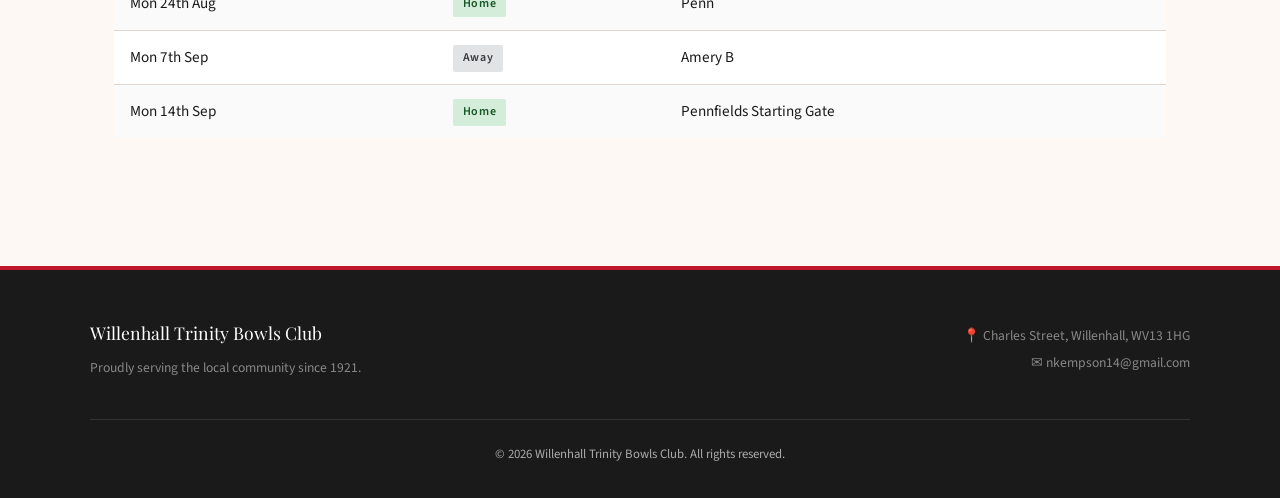
<file: fixtures.html>
<!DOCTYPE html>
<html lang="en">
<head>
  <meta charset="UTF-8">
  <meta name="viewport" content="width=device-width, initial-scale=1.0">
  <title>Fixtures &amp; Results | Willenhall Trinity Bowls Club</title>
  <link rel="stylesheet" href="style.css">
  <style>
    .league-tabs { display:flex; flex-wrap:wrap; gap:0.5rem; margin-bottom:2rem; }
    .league-tab {
      padding:0.5rem 1rem; background:white; border:2px solid var(--border);
      border-radius:3px; cursor:pointer; font-family:inherit; font-size:0.85rem;
      font-weight:600; transition:all 0.2s;
    }
    .league-tab.active,.league-tab:hover { background:var(--red); color:white; border-color:var(--red); }
    .league-panel { display:none; }
    .league-panel.active { display:block; }
    .team-tabs { display:flex; flex-wrap:wrap; gap:0.5rem; margin-bottom:1.5rem; }
    .team-tab {
      padding:0.4rem 0.9rem; background:white; border:1.5px solid var(--border);
      border-radius:3px; cursor:pointer; font-family:inherit; font-size:0.8rem;
      font-weight:600; transition:all 0.2s;
    }
    .team-tab.active,.team-tab:hover { background:var(--charcoal); color:white; border-color:var(--charcoal); }
    .team-panel { display:none; }
    .team-panel.active { display:block; }
    .data-tabs { display:flex; gap:0; margin-bottom:0; border-bottom:2px solid var(--border); flex-wrap:wrap; }
    .data-tab {
      padding:0.6rem 1.2rem; background:none; border:none; cursor:pointer;
      font-family:inherit; font-size:0.85rem; font-weight:600; color:var(--mid);
      border-bottom:3px solid transparent; margin-bottom:-2px; transition:all 0.2s;
    }
    .data-tab.active { color:var(--red); border-bottom-color:var(--red); }
    .data-panel { display:none; padding-top:1.5rem; }
    .data-panel.active { display:block; }
    .wtbc-row td { background:#fff8f8 !important; font-weight:600; }
    .loading { text-align:center; padding:3rem; color:var(--mid); }
    .error-box { background:#fff3f3; border:1px solid #fcc; border-radius:4px; padding:1.5rem; color:#c00; }
    .updated { font-size:0.8rem; color:var(--mid); margin-bottom:1.5rem; }
    .no-data { color:var(--mid); font-size:0.9rem; font-style:italic; padding:1rem 0; }
    .avg-bar { height:8px; background:var(--red); border-radius:4px; display:inline-block; vertical-align:middle; }
  </style>
</head>
<body>
<script src="shared.js"></script>

<div class="page-header">
  <div class="container">
    <h1>Fixtures &amp; Results</h1>
    <p>Live data from bowlsresults.co.uk &mdash; updated every 4 hours</p>
  </div>
</div>

<div class="section">
  <div id="loading" class="loading"><p>&#9900; Loading fixtures and results...</p></div>
  <div id="error" class="error-box" style="display:none">
    <strong>Could not load fixtures data.</strong>
    <p style="margin-top:0.5rem">Please try again later or visit <a href="https://bowlsresults.co.uk" target="_blank">bowlsresults.co.uk</a> directly.</p>
  </div>
  <div id="content" style="display:none">
    <p class="updated" id="updated"></p>
    <div class="league-tabs" id="leagueTabs"></div>
    <div id="leaguePanels"></div>
  </div>
</div>

<script>
async function loadData() {
  try {
    const r = await fetch('data/results.json?t=' + Date.now());
    if (!r.ok) throw new Error('No data');
    return await r.json();
  } catch(e) { return null; }
}

function badge(result) {
  const map = { W:'badge-w', L:'badge-l', D:'badge-d' };
  return `<span class="badge-result ${map[result]||'badge-tbc'}">${result||'TBC'}</span>`;
}

function parseDate(dateStr) {
  // Convert "Mon 27th Apr" to a sortable date
  if (!dateStr) return new Date(9999, 0, 1);
  const months = {Jan:0,Feb:1,Mar:2,Apr:3,May:4,Jun:5,Jul:6,Aug:7,Sep:8,Oct:9,Nov:10,Dec:11};
  const match = dateStr.match(/(\d+)\w*\s+(\w+)/);
  if (!match) return new Date(9999, 0, 1);
  const day   = parseInt(match[1]);
  const month = months[match[2]];
  const year  = new Date().getFullYear();
  return new Date(year, month, day);
}

function renderFixtures(fixtures) {
  if (!fixtures||!fixtures.length) return '<p class="no-data">No upcoming fixtures found.</p>';
  const sorted = [...fixtures].sort((a,b) => parseDate(a.date) - parseDate(b.date));
  return `<div class="table-wrap"><table>
    <thead><tr><th>Date</th><th>H/A</th><th>Opponents</th></tr></thead>
    <tbody>${sorted.map(f=>`<tr>
      <td>${f.date}</td>
      <td><span class="badge-result ${f.venue==='Home'?'badge-w':'badge-tbc'}">${f.venue}</span></td>
      <td>${f.opponent}</td>
    </tr>`).join('')}</tbody>
  </table></div>`;
}

function renderResults(results) {
  if (!results||!results.length) return '<p class="no-data">No results recorded yet.</p>';
  return `<div class="table-wrap"><table>
    <thead><tr><th>Date</th><th>Home</th><th>Score</th><th>Away</th><th>Result</th></tr></thead>
    <tbody>${results.map(r=>`<tr>
      <td>${r.date}</td><td>${r.home}</td>
      <td><strong>${r.home_score} &ndash; ${r.away_score}</strong></td>
      <td>${r.away}</td><td>${badge(r.result)}</td>
    </tr>`).join('')}</tbody>
  </table></div>`;
}

function renderTable(table) {
  if (!table||!table.length) return '<p class="no-data">League table not yet available.</p>';
  return `<div class="table-wrap"><table>
    <thead><tr><th>Pos</th><th>Club</th><th>P</th><th>W</th><th>D</th><th>L</th><th>Pts</th></tr></thead>
    <tbody>${table.map(row=>`<tr class="${row.is_wtbc?'wtbc-row':''}">
      <td>${row.pos}</td>
      <td>${row.club}${row.is_wtbc?' &#11088;':''}</td>
      <td>${row.played}</td><td>${row.won}</td><td>${row.drawn}</td><td>${row.lost}</td>
      <td><strong>${row.points}</strong></td>
    </tr>`).join('')}</tbody>
  </table></div>`;
}

function renderAverages(averages) {
  if (!averages||!averages.length) return '<p class="no-data">Player averages not yet available.</p>';
  const maxAvg = Math.max(...averages.map(a=>parseFloat(a.average)||0));
  return `<div class="table-wrap"><table>
    <thead><tr><th>Player</th><th>Played</th><th>Won</th><th>Average</th></tr></thead>
    <tbody>${averages.map(a=>{
      const pct = maxAvg>0?(parseFloat(a.average)/maxAvg*80):0;
      return `<tr>
        <td>${a.player}</td><td>${a.played}</td><td>${a.won}</td>
        <td>
          <span class="avg-bar" style="width:${pct.toFixed(0)}px"></span>
          <span style="margin-left:0.5rem">${a.average}</span>
        </td>
      </tr>`;
    }).join('')}</tbody>
  </table></div>`;
}

function showData(teamId, section, btn) {
  const panel = document.getElementById('panel-'+teamId);
  panel.querySelectorAll('.data-tab').forEach(t=>t.classList.remove('active'));
  panel.querySelectorAll('.data-panel').forEach(p=>p.classList.remove('active'));
  document.getElementById(teamId+'-'+section).classList.add('active');
  btn.classList.add('active');
}

function showLeague(idx) {
  document.querySelectorAll('.league-tab').forEach(t=>t.classList.remove('active'));
  document.querySelectorAll('.league-panel').forEach(p=>p.classList.remove('active'));
  document.querySelector('.league-tab[data-idx="'+idx+'"]').classList.add('active');
  document.getElementById('league-'+idx).classList.add('active');
  showTeam(idx,0);
}

function showTeam(leagueIdx, teamIdx) {
  const lp = document.getElementById('league-'+leagueIdx);
  lp.querySelectorAll('.team-tab').forEach(t=>t.classList.remove('active'));
  lp.querySelectorAll('.team-panel').forEach(p=>p.classList.remove('active'));
  const tab = lp.querySelector('.team-tab[data-tidx="'+teamIdx+'"]');
  const panel = document.getElementById('panel-l'+leagueIdx+'t'+teamIdx);
  if(tab) tab.classList.add('active');
  if(panel) panel.classList.add('active');
}

async function render() {
  const data = await loadData();
  document.getElementById('loading').style.display = 'none';
  if (!data) { document.getElementById('error').style.display='block'; return; }

  document.getElementById('updated').textContent = 'Last updated: ' + data.updated;
  document.getElementById('content').style.display = 'block';

  const tabsEl   = document.getElementById('leagueTabs');
  const panelsEl = document.getElementById('leaguePanels');

  data.leagues.forEach((league, li) => {
    const tab = document.createElement('button');
    tab.className = 'league-tab'+(li===0?' active':'');
    tab.dataset.idx = li;
    tab.textContent = league.name;
    tab.onclick = ()=>showLeague(li);
    tabsEl.appendChild(tab);

    const teamTabsHtml = league.teams.map((team,ti)=>`
      <button class="team-tab${ti===0?' active':''}" data-tidx="${ti}" onclick="showTeam(${li},${ti})">
        ${team.name} <small style="opacity:0.7">Div ${team.division}</small>
      </button>`).join('');

    const teamPanelsHtml = league.teams.map((team,ti)=>{
      const id = 'l'+li+'t'+ti;
      return `<div class="team-panel" id="panel-${id}">
        <div class="data-tabs">
          <button class="data-tab active" onclick="showData('${id}','fixtures',this)">&#128197; Fixtures</button>
          <button class="data-tab" onclick="showData('${id}','results',this)">&#127942; Results</button>
          <button class="data-tab" onclick="showData('${id}','table',this)">&#128202; League Table</button>
          <button class="data-tab" onclick="showData('${id}','averages',this)">&#128100; Player Averages</button>
        </div>
        <div class="data-panel active" id="${id}-fixtures">${renderFixtures(team.fixtures)}</div>
        <div class="data-panel" id="${id}-results">${renderResults(team.results)}</div>
        <div class="data-panel" id="${id}-table">${renderTable(team.table)}</div>
        <div class="data-panel" id="${id}-averages">${renderAverages(team.averages)}</div>
      </div>`;
    }).join('');

    const panel = document.createElement('div');
    panel.className = 'league-panel'+(li===0?' active':'');
    panel.id = 'league-'+li;
    panel.innerHTML = `
      <div class="section-heading"><h2>${league.name}</h2></div>
      <div class="team-tabs">${teamTabsHtml}</div>
      ${teamPanelsHtml}`;
    panelsEl.appendChild(panel);
  });

  showTeam(0,0);
}

render();
</script>
</body>
</html>
</file>
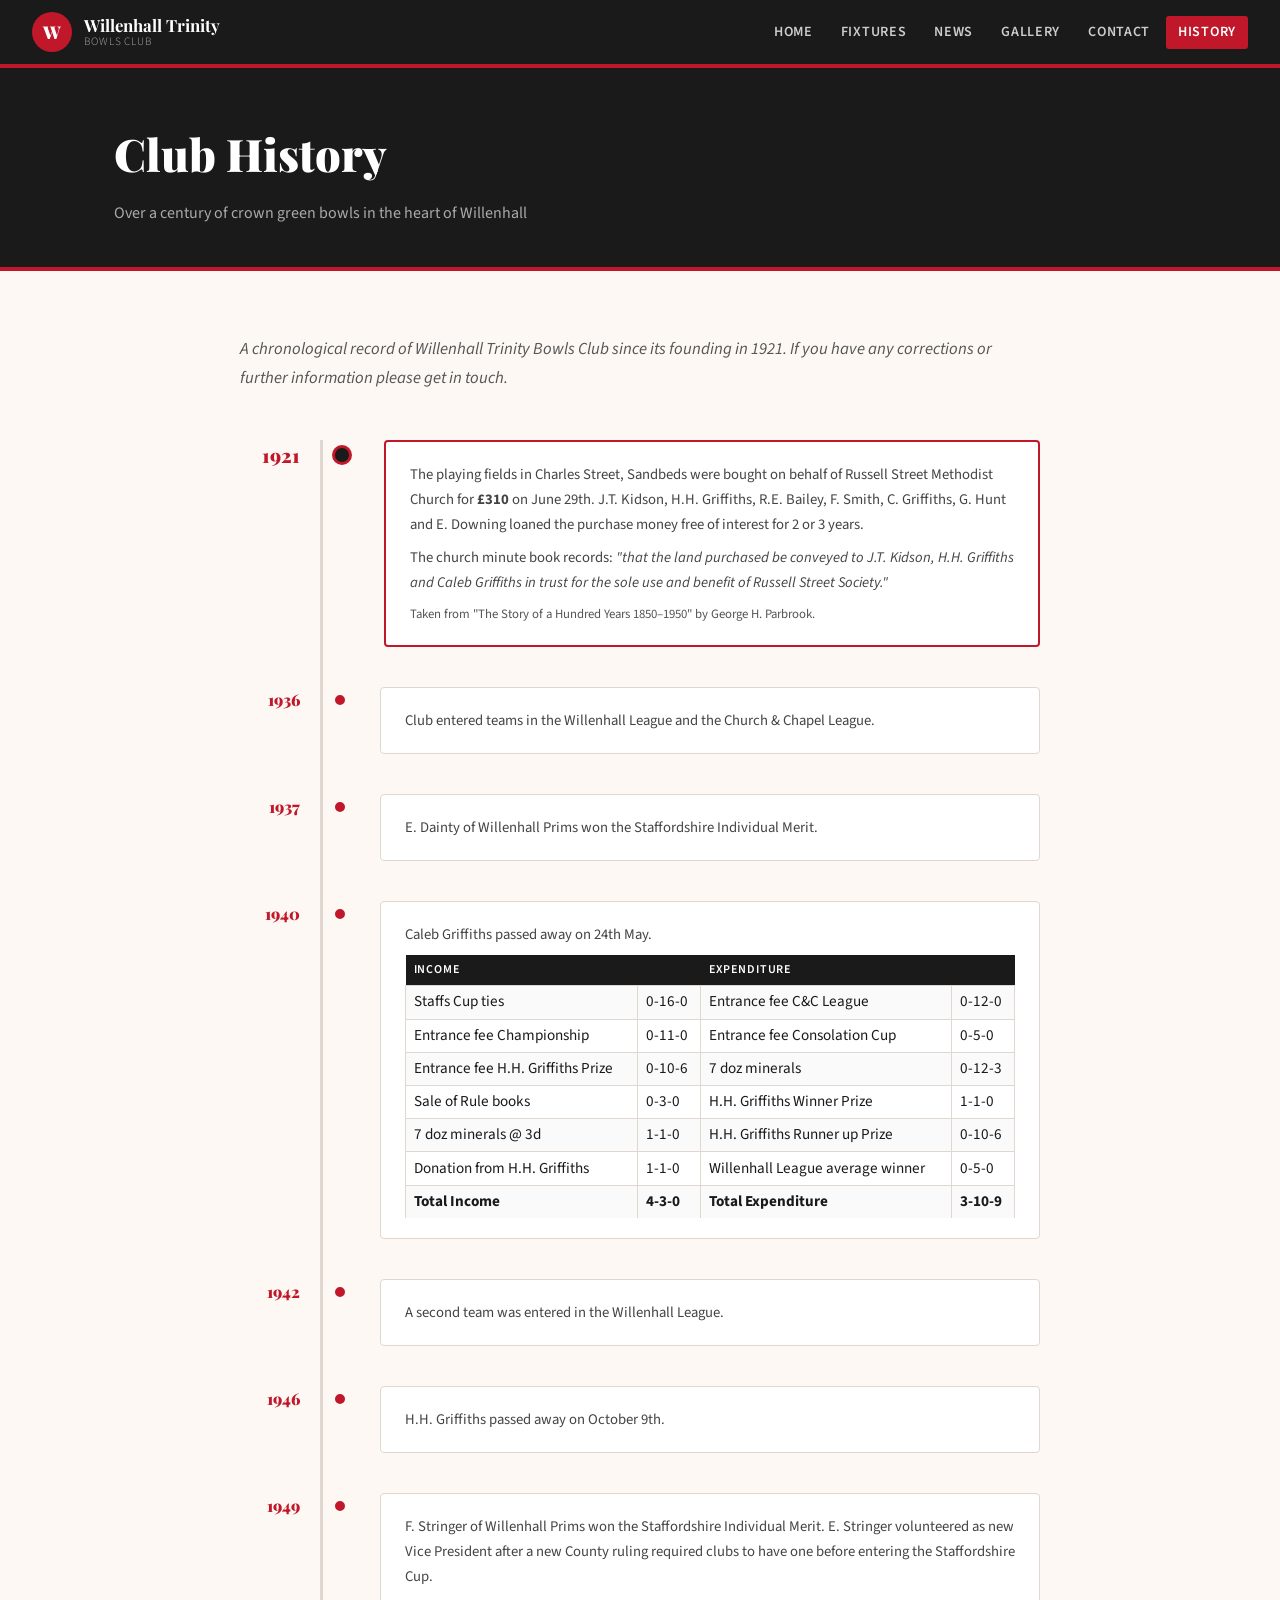
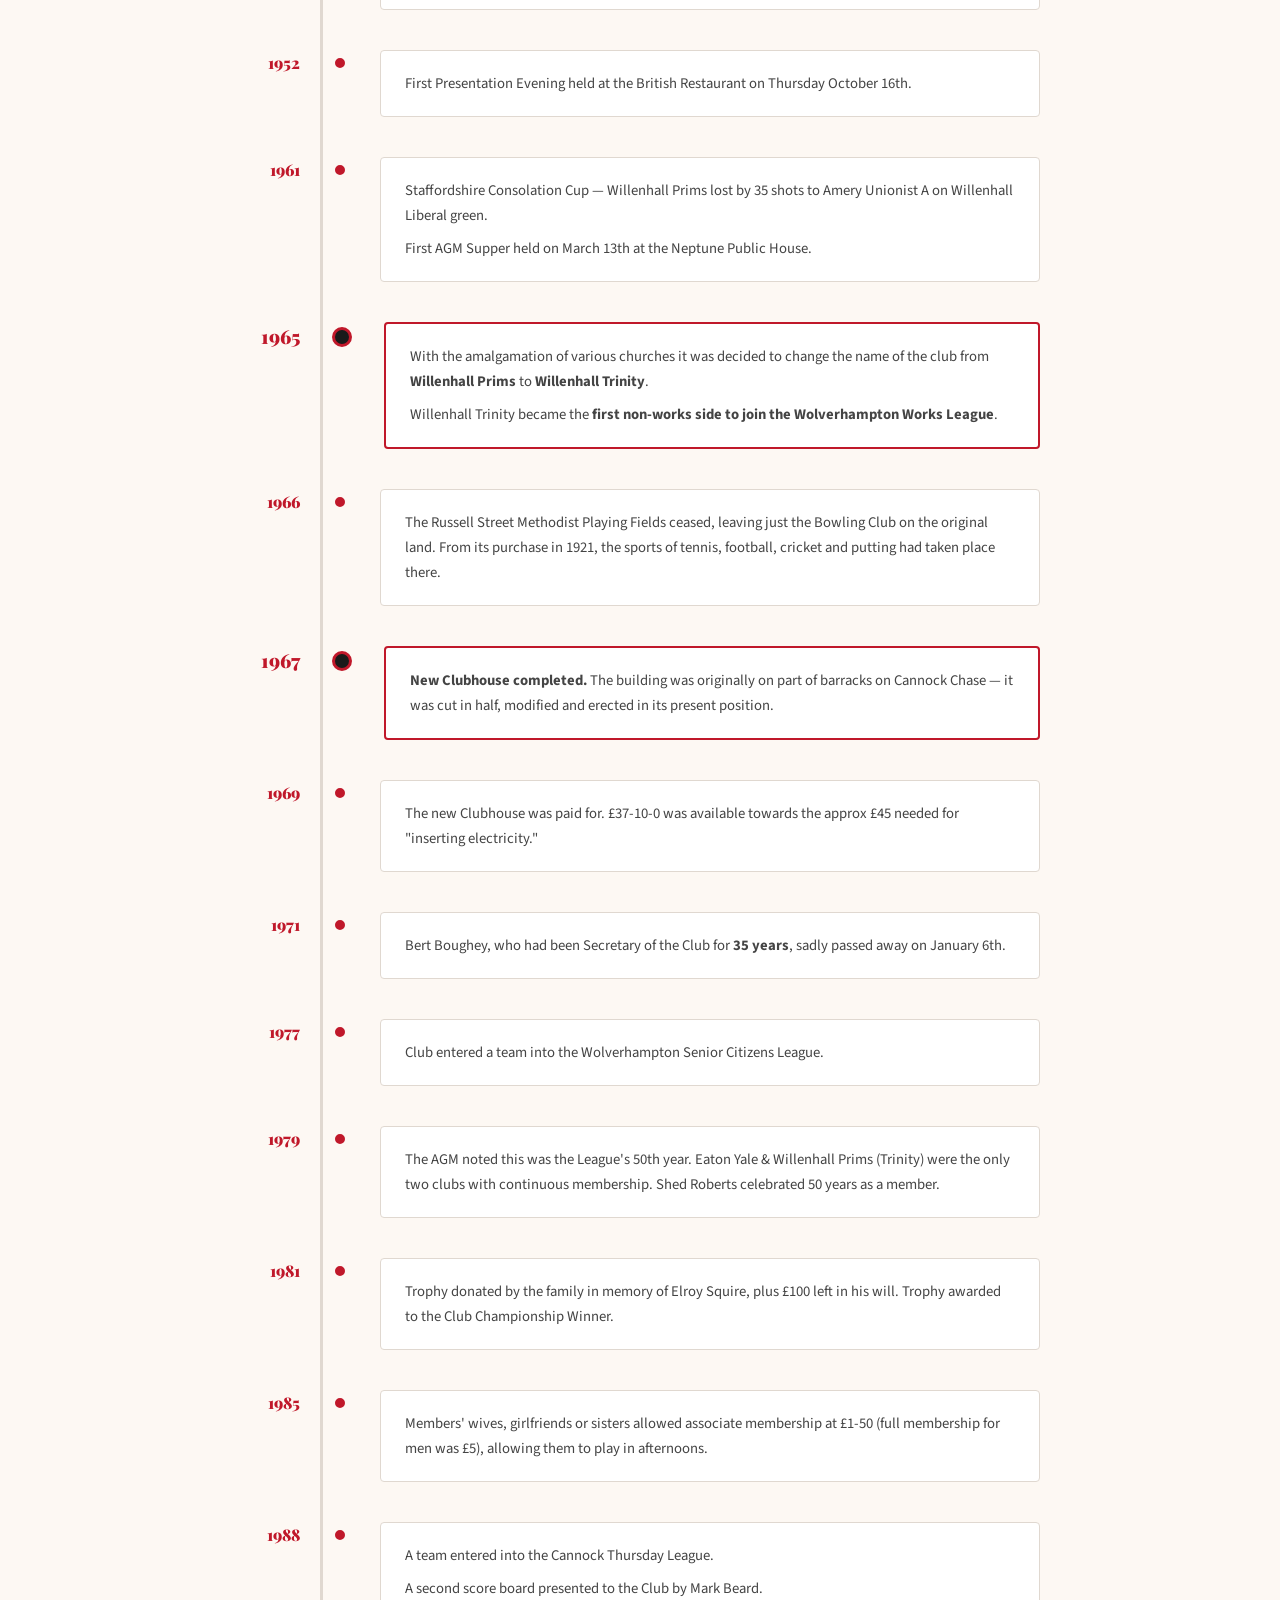
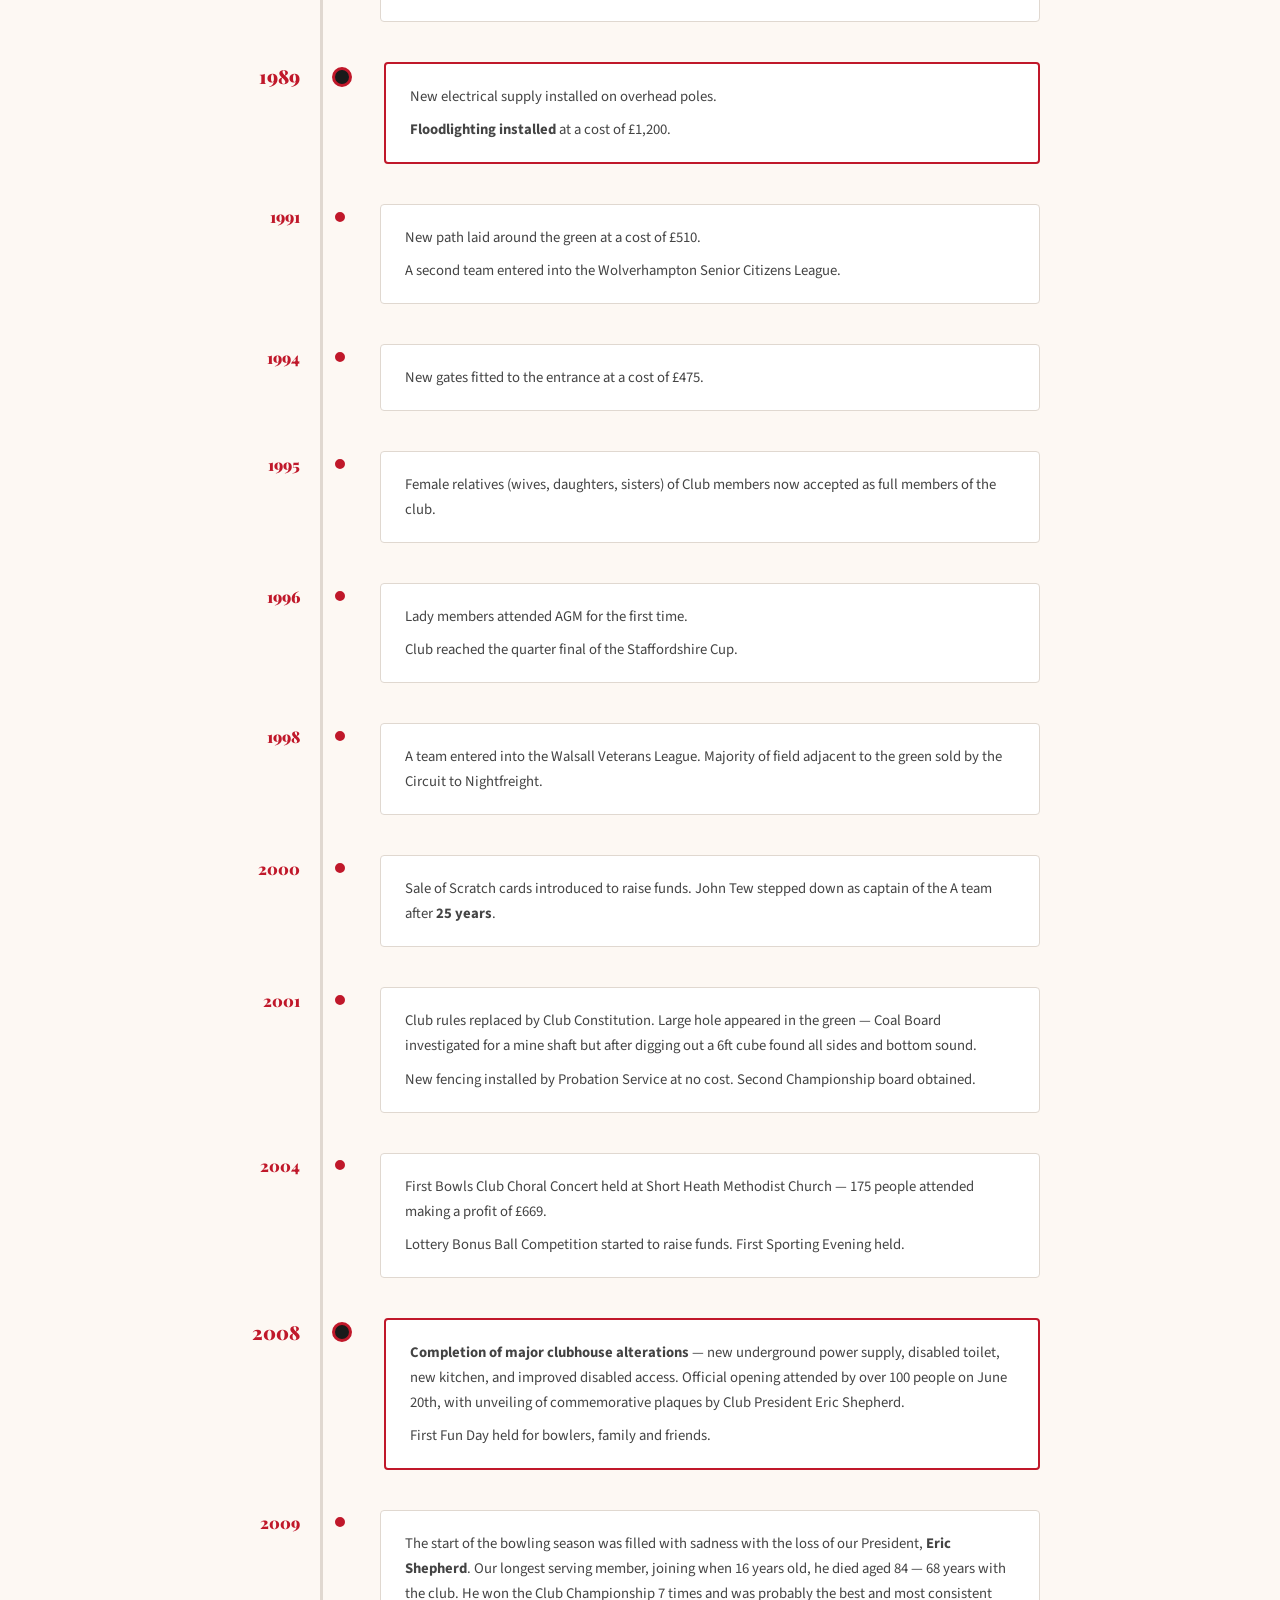
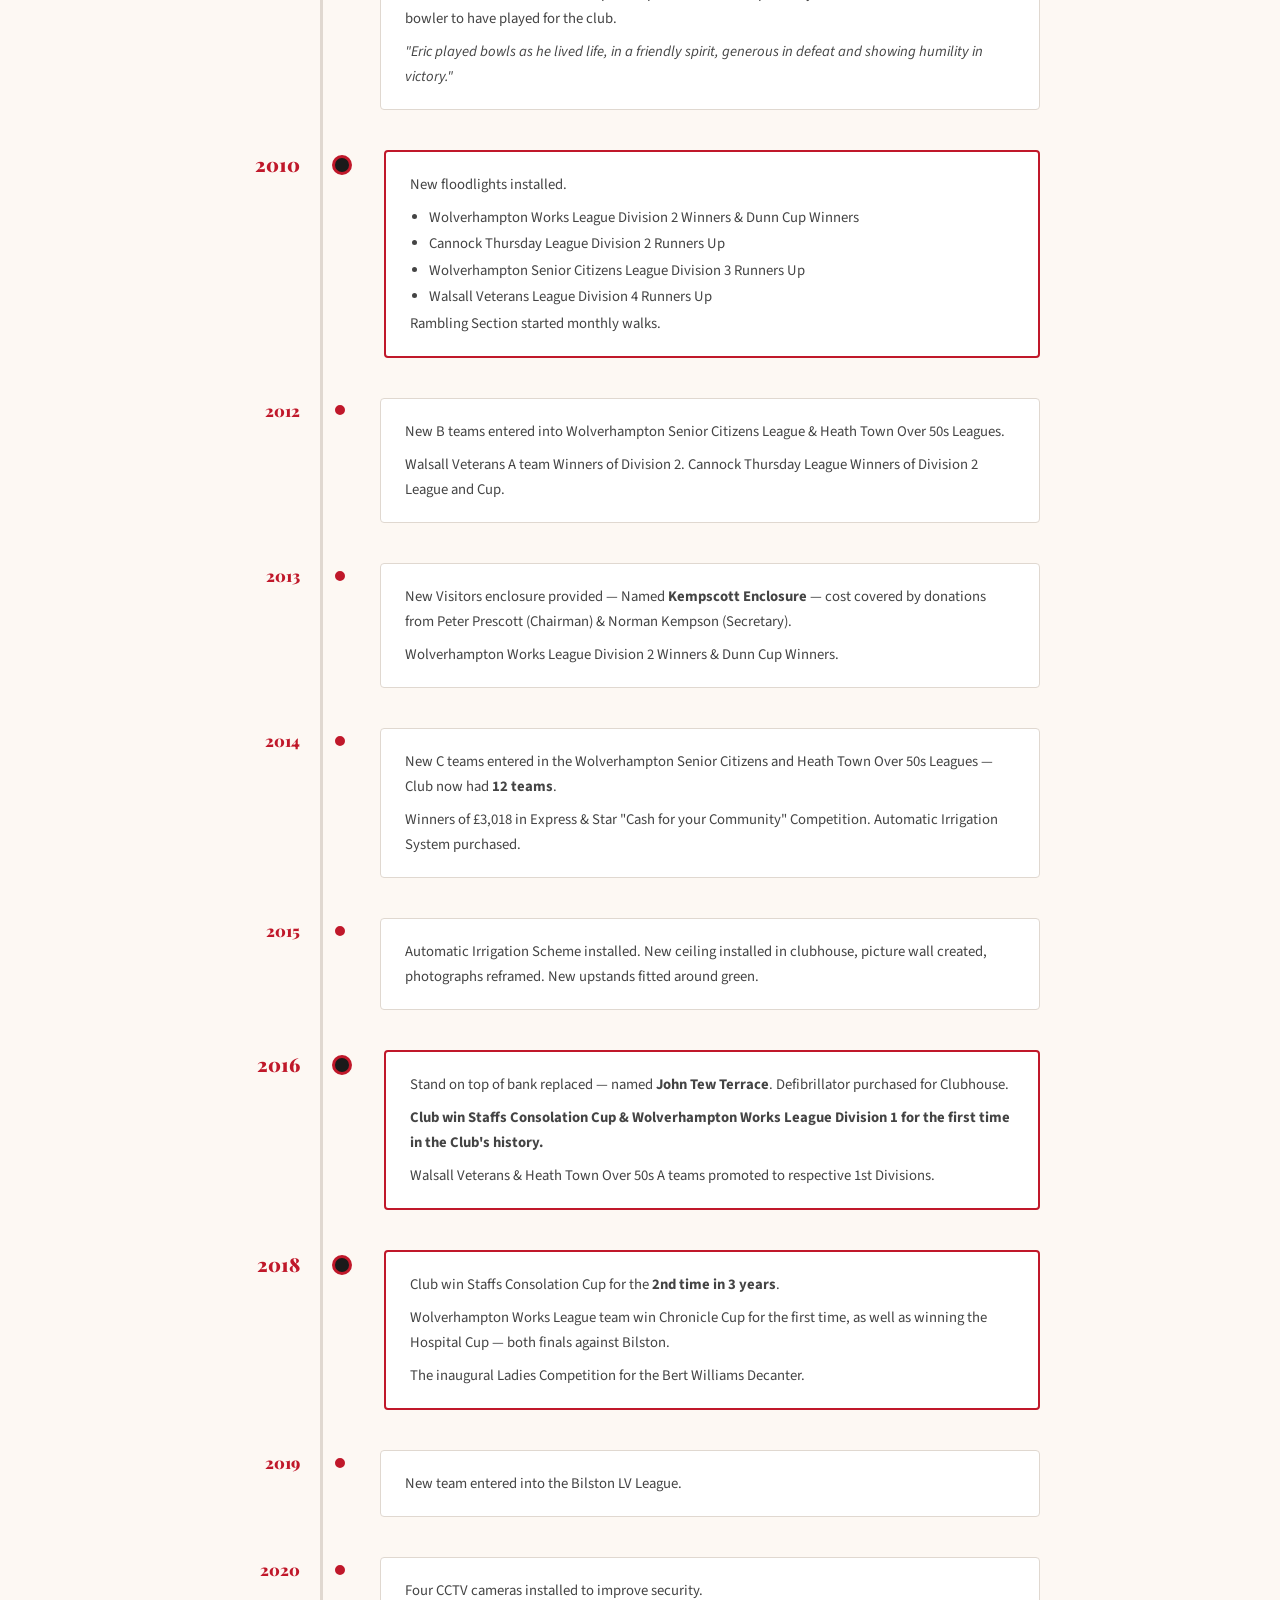
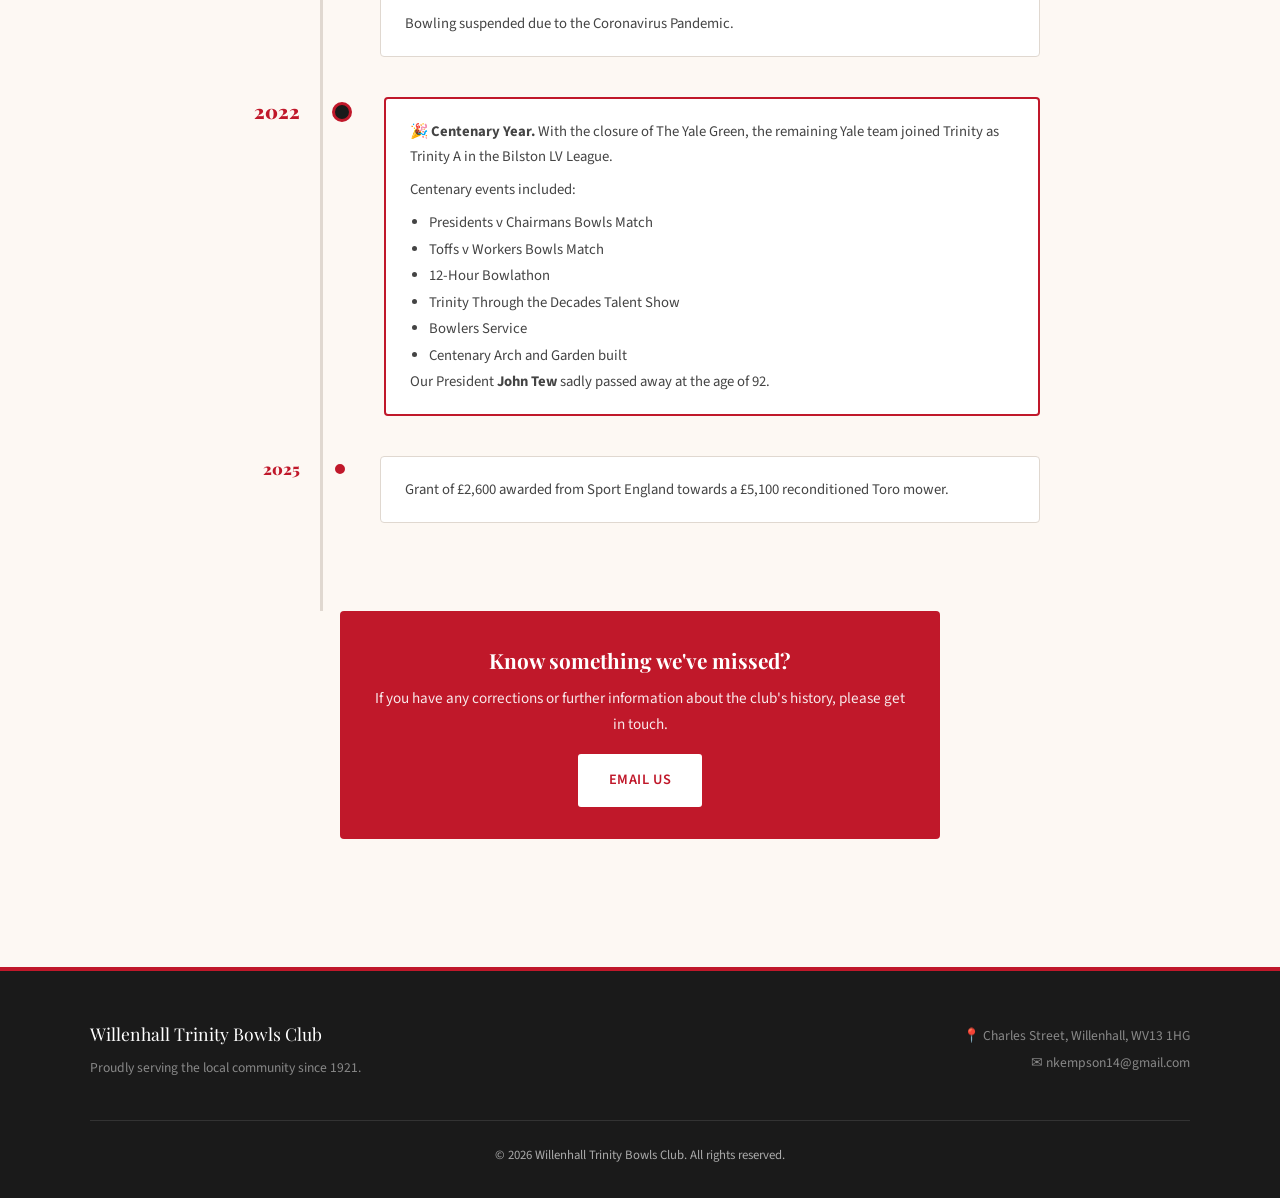
<file: history.html>
<!DOCTYPE html>
<html lang="en">
<head>
  <meta charset="UTF-8">
  <meta name="viewport" content="width=device-width, initial-scale=1.0">
  <title>Club History | Willenhall Trinity Bowls Club</title>
  <link rel="stylesheet" href="style.css">
  <style>
    .timeline { position:relative; max-width:800px; margin:0 auto; padding-bottom:3rem; }
    .timeline::before {
      content:''; position:absolute; left:80px; top:0; bottom:0;
      width:3px; background:var(--border);
    }
    .timeline-entry { display:flex; gap:2rem; margin-bottom:2.5rem; position:relative; }
    .timeline-year {
      flex-shrink:0; width:60px; text-align:right;
      font-family:'Playfair Display',serif; font-weight:900;
      font-size:1rem; color:var(--red); padding-top:0.2rem; line-height:1.2;
    }
    .timeline-dot {
      flex-shrink:0; width:16px; height:16px;
      background:var(--red); border-radius:50%;
      margin-top:0.3rem; position:relative; z-index:1;
      border:3px solid var(--cream);
    }
    .timeline-entry.milestone .timeline-dot {
      background:var(--charcoal); width:20px; height:20px;
      border-color:var(--red); border-width:3px;
    }
    .timeline-entry.milestone .timeline-year { font-size:1.2rem; }
    .timeline-content { flex:1; background:white; border:1px solid var(--border); border-radius:4px; padding:1.25rem 1.5rem; }
    .timeline-entry.milestone .timeline-content { border-color:var(--red); border-width:2px; }
    .timeline-content p { font-size:0.92rem; color:#444; line-height:1.7; margin-bottom:0.5rem; }
    .timeline-content p:last-child { margin-bottom:0; }
    .timeline-content ul { padding-left:1.2rem; font-size:0.92rem; color:#444; line-height:1.8; }
    .balance-table { font-size:0.8rem; width:100%; border-collapse:collapse; margin-top:0.5rem; }
    .balance-table td { padding:0.2rem 0.5rem; border:1px solid var(--border); }
    .balance-table th { padding:0.3rem 0.5rem; background:var(--charcoal); color:white; font-size:0.75rem; }
    @media(max-width:600px) {
      .timeline::before { left:50px; }
      .timeline-year { width:40px; font-size:0.85rem; }
    }
  </style>
</head>
<body>
<script src="shared.js"></script>

<div class="page-header">
  <div class="container">
    <h1>Club History</h1>
    <p>Over a century of crown green bowls in the heart of Willenhall</p>
  </div>
</div>

<div class="section">
  <div style="max-width:800px;margin:0 auto 3rem">
    <p style="font-size:1.05rem;color:var(--mid);font-style:italic">A chronological record of Willenhall Trinity Bowls Club since its founding in 1921. If you have any corrections or further information please get in touch.</p>
  </div>

  <div class="timeline">

    <div class="timeline-entry milestone">
      <div class="timeline-year">1921</div>
      <div class="timeline-dot"></div>
      <div class="timeline-content">
        <p>The playing fields in Charles Street, Sandbeds were bought on behalf of Russell Street Methodist Church for <strong>£310</strong> on June 29th. J.T. Kidson, H.H. Griffiths, R.E. Bailey, F. Smith, C. Griffiths, G. Hunt and E. Downing loaned the purchase money free of interest for 2 or 3 years.</p>
        <p>The church minute book records: <em>"that the land purchased be conveyed to J.T. Kidson, H.H. Griffiths and Caleb Griffiths in trust for the sole use and benefit of Russell Street Society."</em></p>
        <p style="font-size:0.8rem;color:var(--mid)">Taken from "The Story of a Hundred Years 1850–1950" by George H. Parbrook.</p>
      </div>
    </div>

    <div class="timeline-entry">
      <div class="timeline-year">1936</div>
      <div class="timeline-dot"></div>
      <div class="timeline-content">
        <p>Club entered teams in the Willenhall League and the Church &amp; Chapel League.</p>
      </div>
    </div>

    <div class="timeline-entry">
      <div class="timeline-year">1937</div>
      <div class="timeline-dot"></div>
      <div class="timeline-content">
        <p>E. Dainty of Willenhall Prims won the Staffordshire Individual Merit.</p>
      </div>
    </div>

    <div class="timeline-entry">
      <div class="timeline-year">1940</div>
      <div class="timeline-dot"></div>
      <div class="timeline-content">
        <p>Caleb Griffiths passed away on 24th May.</p>
        <table class="balance-table">
          <tr><th colspan="2">Income</th><th colspan="2">Expenditure</th></tr>
          <tr><td>Staffs Cup ties</td><td>0-16-0</td><td>Entrance fee C&C League</td><td>0-12-0</td></tr>
          <tr><td>Entrance fee Championship</td><td>0-11-0</td><td>Entrance fee Consolation Cup</td><td>0-5-0</td></tr>
          <tr><td>Entrance fee H.H. Griffiths Prize</td><td>0-10-6</td><td>7 doz minerals</td><td>0-12-3</td></tr>
          <tr><td>Sale of Rule books</td><td>0-3-0</td><td>H.H. Griffiths Winner Prize</td><td>1-1-0</td></tr>
          <tr><td>7 doz minerals @ 3d</td><td>1-1-0</td><td>H.H. Griffiths Runner up Prize</td><td>0-10-6</td></tr>
          <tr><td>Donation from H.H. Griffiths</td><td>1-1-0</td><td>Willenhall League average winner</td><td>0-5-0</td></tr>
          <tr><td><strong>Total Income</strong></td><td><strong>4-3-0</strong></td><td><strong>Total Expenditure</strong></td><td><strong>3-10-9</strong></td></tr>
        </table>
      </div>
    </div>

    <div class="timeline-entry">
      <div class="timeline-year">1942</div>
      <div class="timeline-dot"></div>
      <div class="timeline-content"><p>A second team was entered in the Willenhall League.</p></div>
    </div>

    <div class="timeline-entry">
      <div class="timeline-year">1946</div>
      <div class="timeline-dot"></div>
      <div class="timeline-content"><p>H.H. Griffiths passed away on October 9th.</p></div>
    </div>

    <div class="timeline-entry">
      <div class="timeline-year">1949</div>
      <div class="timeline-dot"></div>
      <div class="timeline-content">
        <p>F. Stringer of Willenhall Prims won the Staffordshire Individual Merit. E. Stringer volunteered as new Vice President after a new County ruling required clubs to have one before entering the Staffordshire Cup.</p>
      </div>
    </div>

    <div class="timeline-entry">
      <div class="timeline-year">1952</div>
      <div class="timeline-dot"></div>
      <div class="timeline-content"><p>First Presentation Evening held at the British Restaurant on Thursday October 16th.</p></div>
    </div>

    <div class="timeline-entry">
      <div class="timeline-year">1961</div>
      <div class="timeline-dot"></div>
      <div class="timeline-content">
        <p>Staffordshire Consolation Cup — Willenhall Prims lost by 35 shots to Amery Unionist A on Willenhall Liberal green.</p>
        <p>First AGM Supper held on March 13th at the Neptune Public House.</p>
      </div>
    </div>

    <div class="timeline-entry milestone">
      <div class="timeline-year">1965</div>
      <div class="timeline-dot"></div>
      <div class="timeline-content">
        <p>With the amalgamation of various churches it was decided to change the name of the club from <strong>Willenhall Prims</strong> to <strong>Willenhall Trinity</strong>.</p>
        <p>Willenhall Trinity became the <strong>first non-works side to join the Wolverhampton Works League</strong>.</p>
      </div>
    </div>

    <div class="timeline-entry">
      <div class="timeline-year">1966</div>
      <div class="timeline-dot"></div>
      <div class="timeline-content">
        <p>The Russell Street Methodist Playing Fields ceased, leaving just the Bowling Club on the original land. From its purchase in 1921, the sports of tennis, football, cricket and putting had taken place there.</p>
      </div>
    </div>

    <div class="timeline-entry milestone">
      <div class="timeline-year">1967</div>
      <div class="timeline-dot"></div>
      <div class="timeline-content">
        <p><strong>New Clubhouse completed.</strong> The building was originally on part of barracks on Cannock Chase — it was cut in half, modified and erected in its present position.</p>
      </div>
    </div>

    <div class="timeline-entry">
      <div class="timeline-year">1969</div>
      <div class="timeline-dot"></div>
      <div class="timeline-content"><p>The new Clubhouse was paid for. £37-10-0 was available towards the approx £45 needed for "inserting electricity."</p></div>
    </div>

    <div class="timeline-entry">
      <div class="timeline-year">1971</div>
      <div class="timeline-dot"></div>
      <div class="timeline-content"><p>Bert Boughey, who had been Secretary of the Club for <strong>35 years</strong>, sadly passed away on January 6th.</p></div>
    </div>

    <div class="timeline-entry">
      <div class="timeline-year">1977</div>
      <div class="timeline-dot"></div>
      <div class="timeline-content"><p>Club entered a team into the Wolverhampton Senior Citizens League.</p></div>
    </div>

    <div class="timeline-entry">
      <div class="timeline-year">1979</div>
      <div class="timeline-dot"></div>
      <div class="timeline-content"><p>The AGM noted this was the League's 50th year. Eaton Yale &amp; Willenhall Prims (Trinity) were the only two clubs with continuous membership. Shed Roberts celebrated 50 years as a member.</p></div>
    </div>

    <div class="timeline-entry">
      <div class="timeline-year">1981</div>
      <div class="timeline-dot"></div>
      <div class="timeline-content"><p>Trophy donated by the family in memory of Elroy Squire, plus £100 left in his will. Trophy awarded to the Club Championship Winner.</p></div>
    </div>

    <div class="timeline-entry">
      <div class="timeline-year">1985</div>
      <div class="timeline-dot"></div>
      <div class="timeline-content"><p>Members' wives, girlfriends or sisters allowed associate membership at £1-50 (full membership for men was £5), allowing them to play in afternoons.</p></div>
    </div>

    <div class="timeline-entry">
      <div class="timeline-year">1988</div>
      <div class="timeline-dot"></div>
      <div class="timeline-content">
        <p>A team entered into the Cannock Thursday League.</p>
        <p>A second score board presented to the Club by Mark Beard.</p>
      </div>
    </div>

    <div class="timeline-entry milestone">
      <div class="timeline-year">1989</div>
      <div class="timeline-dot"></div>
      <div class="timeline-content">
        <p>New electrical supply installed on overhead poles.</p>
        <p><strong>Floodlighting installed</strong> at a cost of £1,200.</p>
      </div>
    </div>

    <div class="timeline-entry">
      <div class="timeline-year">1991</div>
      <div class="timeline-dot"></div>
      <div class="timeline-content">
        <p>New path laid around the green at a cost of £510.</p>
        <p>A second team entered into the Wolverhampton Senior Citizens League.</p>
      </div>
    </div>

    <div class="timeline-entry">
      <div class="timeline-year">1994</div>
      <div class="timeline-dot"></div>
      <div class="timeline-content"><p>New gates fitted to the entrance at a cost of £475.</p></div>
    </div>

    <div class="timeline-entry">
      <div class="timeline-year">1995</div>
      <div class="timeline-dot"></div>
      <div class="timeline-content"><p>Female relatives (wives, daughters, sisters) of Club members now accepted as full members of the club.</p></div>
    </div>

    <div class="timeline-entry">
      <div class="timeline-year">1996</div>
      <div class="timeline-dot"></div>
      <div class="timeline-content">
        <p>Lady members attended AGM for the first time.</p>
        <p>Club reached the quarter final of the Staffordshire Cup.</p>
      </div>
    </div>

    <div class="timeline-entry">
      <div class="timeline-year">1998</div>
      <div class="timeline-dot"></div>
      <div class="timeline-content"><p>A team entered into the Walsall Veterans League. Majority of field adjacent to the green sold by the Circuit to Nightfreight.</p></div>
    </div>

    <div class="timeline-entry">
      <div class="timeline-year">2000</div>
      <div class="timeline-dot"></div>
      <div class="timeline-content"><p>Sale of Scratch cards introduced to raise funds. John Tew stepped down as captain of the A team after <strong>25 years</strong>.</p></div>
    </div>

    <div class="timeline-entry">
      <div class="timeline-year">2001</div>
      <div class="timeline-dot"></div>
      <div class="timeline-content">
        <p>Club rules replaced by Club Constitution. Large hole appeared in the green — Coal Board investigated for a mine shaft but after digging out a 6ft cube found all sides and bottom sound.</p>
        <p>New fencing installed by Probation Service at no cost. Second Championship board obtained.</p>
      </div>
    </div>

    <div class="timeline-entry">
      <div class="timeline-year">2004</div>
      <div class="timeline-dot"></div>
      <div class="timeline-content">
        <p>First Bowls Club Choral Concert held at Short Heath Methodist Church — 175 people attended making a profit of £669.</p>
        <p>Lottery Bonus Ball Competition started to raise funds. First Sporting Evening held.</p>
      </div>
    </div>

    <div class="timeline-entry milestone">
      <div class="timeline-year">2008</div>
      <div class="timeline-dot"></div>
      <div class="timeline-content">
        <p><strong>Completion of major clubhouse alterations</strong> — new underground power supply, disabled toilet, new kitchen, and improved disabled access. Official opening attended by over 100 people on June 20th, with unveiling of commemorative plaques by Club President Eric Shepherd.</p>
        <p>First Fun Day held for bowlers, family and friends.</p>
      </div>
    </div>

    <div class="timeline-entry">
      <div class="timeline-year">2009</div>
      <div class="timeline-dot"></div>
      <div class="timeline-content">
        <p>The start of the bowling season was filled with sadness with the loss of our President, <strong>Eric Shepherd</strong>. Our longest serving member, joining when 16 years old, he died aged 84 — 68 years with the club. He won the Club Championship 7 times and was probably the best and most consistent bowler to have played for the club.</p>
        <p><em>"Eric played bowls as he lived life, in a friendly spirit, generous in defeat and showing humility in victory."</em></p>
      </div>
    </div>

    <div class="timeline-entry milestone">
      <div class="timeline-year">2010</div>
      <div class="timeline-dot"></div>
      <div class="timeline-content">
        <p>New floodlights installed.</p>
        <ul>
          <li>Wolverhampton Works League Division 2 Winners &amp; Dunn Cup Winners</li>
          <li>Cannock Thursday League Division 2 Runners Up</li>
          <li>Wolverhampton Senior Citizens League Division 3 Runners Up</li>
          <li>Walsall Veterans League Division 4 Runners Up</li>
        </ul>
        <p>Rambling Section started monthly walks.</p>
      </div>
    </div>

    <div class="timeline-entry">
      <div class="timeline-year">2012</div>
      <div class="timeline-dot"></div>
      <div class="timeline-content">
        <p>New B teams entered into Wolverhampton Senior Citizens League &amp; Heath Town Over 50s Leagues.</p>
        <p>Walsall Veterans A team Winners of Division 2. Cannock Thursday League Winners of Division 2 League and Cup.</p>
      </div>
    </div>

    <div class="timeline-entry">
      <div class="timeline-year">2013</div>
      <div class="timeline-dot"></div>
      <div class="timeline-content">
        <p>New Visitors enclosure provided — Named <strong>Kempscott Enclosure</strong> — cost covered by donations from Peter Prescott (Chairman) &amp; Norman Kempson (Secretary).</p>
        <p>Wolverhampton Works League Division 2 Winners &amp; Dunn Cup Winners.</p>
      </div>
    </div>

    <div class="timeline-entry">
      <div class="timeline-year">2014</div>
      <div class="timeline-dot"></div>
      <div class="timeline-content">
        <p>New C teams entered in the Wolverhampton Senior Citizens and Heath Town Over 50s Leagues — Club now had <strong>12 teams</strong>.</p>
        <p>Winners of £3,018 in Express &amp; Star "Cash for your Community" Competition. Automatic Irrigation System purchased.</p>
      </div>
    </div>

    <div class="timeline-entry">
      <div class="timeline-year">2015</div>
      <div class="timeline-dot"></div>
      <div class="timeline-content">
        <p>Automatic Irrigation Scheme installed. New ceiling installed in clubhouse, picture wall created, photographs reframed. New upstands fitted around green.</p>
      </div>
    </div>

    <div class="timeline-entry milestone">
      <div class="timeline-year">2016</div>
      <div class="timeline-dot"></div>
      <div class="timeline-content">
        <p>Stand on top of bank replaced — named <strong>John Tew Terrace</strong>. Defibrillator purchased for Clubhouse.</p>
        <p><strong>Club win Staffs Consolation Cup &amp; Wolverhampton Works League Division 1 for the first time in the Club's history.</strong></p>
        <p>Walsall Veterans &amp; Heath Town Over 50s A teams promoted to respective 1st Divisions.</p>
      </div>
    </div>

    <div class="timeline-entry milestone">
      <div class="timeline-year">2018</div>
      <div class="timeline-dot"></div>
      <div class="timeline-content">
        <p>Club win Staffs Consolation Cup for the <strong>2nd time in 3 years</strong>.</p>
        <p>Wolverhampton Works League team win Chronicle Cup for the first time, as well as winning the Hospital Cup — both finals against Bilston.</p>
        <p>The inaugural Ladies Competition for the Bert Williams Decanter.</p>
      </div>
    </div>

    <div class="timeline-entry">
      <div class="timeline-year">2019</div>
      <div class="timeline-dot"></div>
      <div class="timeline-content"><p>New team entered into the Bilston LV League.</p></div>
    </div>

    <div class="timeline-entry">
      <div class="timeline-year">2020</div>
      <div class="timeline-dot"></div>
      <div class="timeline-content">
        <p>Four CCTV cameras installed to improve security.</p>
        <p>Bowling suspended due to the Coronavirus Pandemic.</p>
      </div>
    </div>

    <div class="timeline-entry milestone">
      <div class="timeline-year">2022</div>
      <div class="timeline-dot"></div>
      <div class="timeline-content">
        <p><strong>&#127881; Centenary Year.</strong> With the closure of The Yale Green, the remaining Yale team joined Trinity as Trinity A in the Bilston LV League.</p>
        <p>Centenary events included:</p>
        <ul>
          <li>Presidents v Chairmans Bowls Match</li>
          <li>Toffs v Workers Bowls Match</li>
          <li>12-Hour Bowlathon</li>
          <li>Trinity Through the Decades Talent Show</li>
          <li>Bowlers Service</li>
          <li>Centenary Arch and Garden built</li>
        </ul>
        <p>Our President <strong>John Tew</strong> sadly passed away at the age of 92.</p>
      </div>
    </div>

    <div class="timeline-entry">
      <div class="timeline-year">2025</div>
      <div class="timeline-dot"></div>
      <div class="timeline-content">
        <p>Grant of £2,600 awarded from Sport England towards a £5,100 reconditioned Toro mower.</p>
      </div>
    </div>

  </div>

  <!-- CTA -->
  <div style="background:var(--red);color:white;border-radius:4px;padding:2rem;text-align:center;max-width:600px;margin:0 auto">
    <h3 style="font-family:'Playfair Display',serif;font-size:1.3rem;margin-bottom:0.5rem">Know something we've missed?</h3>
    <p style="opacity:0.9;font-size:0.95rem;margin-bottom:1rem">If you have any corrections or further information about the club's history, please get in touch.</p>
    <a href="mailto:nkempson14@gmail.com" class="btn btn-white">Email Us</a>
  </div>

</div>
</body>
</html>
</file>
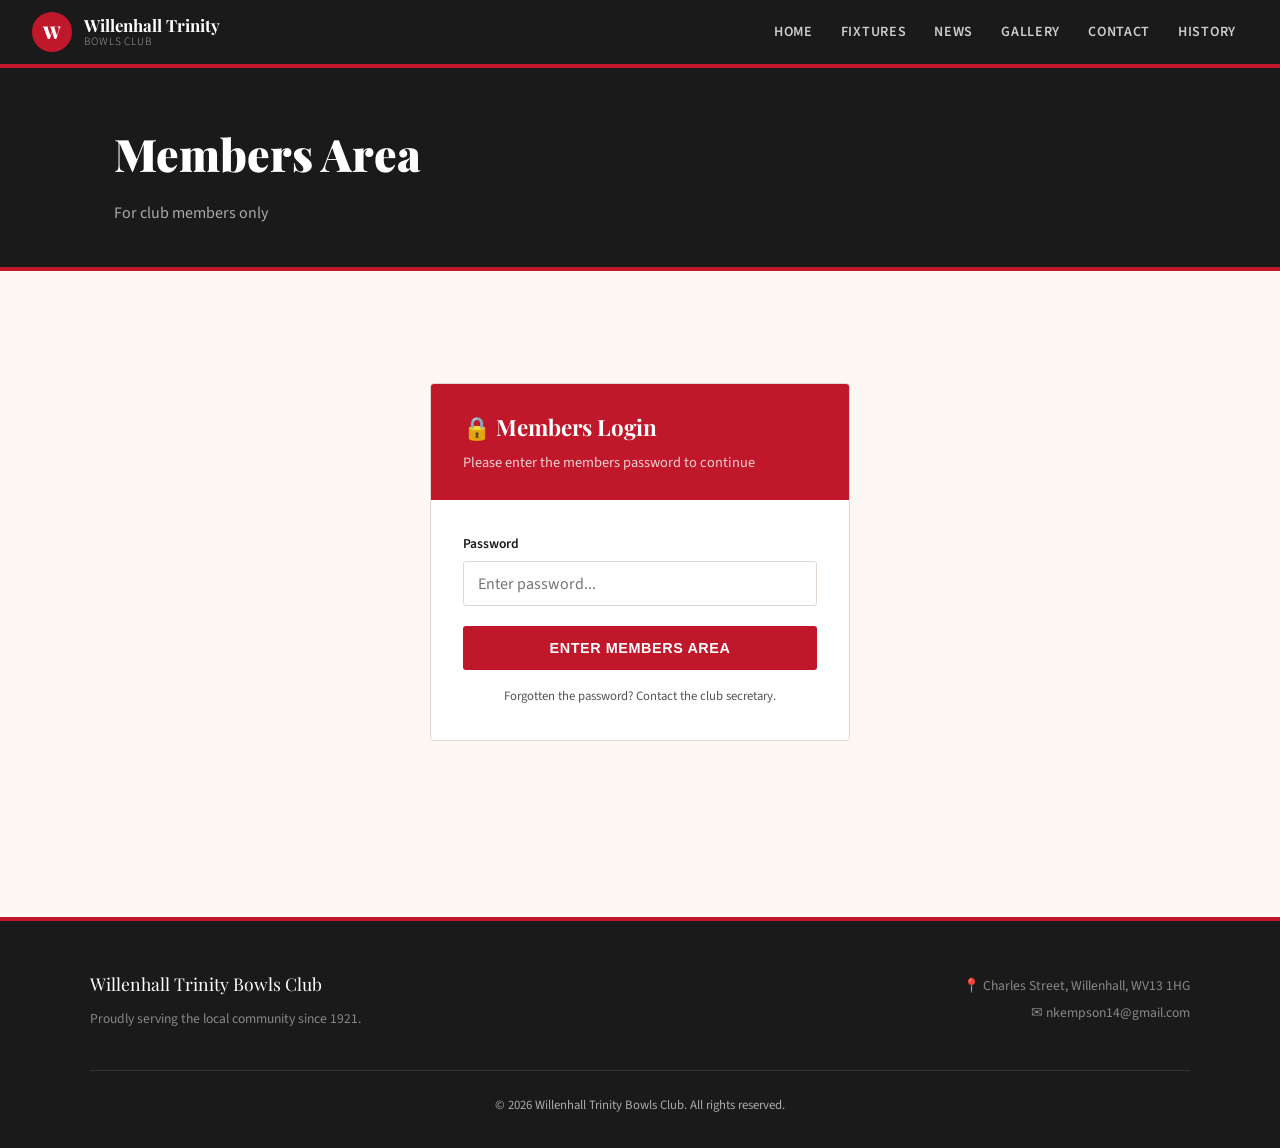
<file: members.html>
<!DOCTYPE html>
<html lang="en">
<head>
  <meta charset="UTF-8">
  <meta name="viewport" content="width=device-width, initial-scale=1.0">
  <title>Members Area | Willenhall Trinity Bowls Club</title>
  <link rel="stylesheet" href="style.css">
</head>
<body>
<script src="shared.js"></script>

<div class="page-header">
  <div class="container">
    <h1>Members Area</h1>
    <p>For club members only</p>
  </div>
</div>

<!-- PASSWORD GATE -->
<div id="gate" style="padding:2rem 1.5rem">
  <div class="password-gate">
    <div class="gate-header">
      <h2>&#128274; Members Login</h2>
      <p style="opacity:0.8;font-size:0.9rem;margin-top:0.3rem">Please enter the members password to continue</p>
    </div>
    <div class="gate-body">
      <div class="form-group">
        <label for="pw">Password</label>
        <input type="password" id="pw" placeholder="Enter password..." onkeydown="if(event.key==='Enter')checkPw()">
        <div class="error-msg" id="pwError">Incorrect password. Please try again.</div>
      </div>
      <button class="btn btn-red" onclick="checkPw()" style="width:100%;padding:0.75rem">Enter Members Area</button>
      <p style="margin-top:1rem;font-size:0.8rem;color:var(--mid);text-align:center">Forgotten the password? Contact the club secretary.</p>
    </div>
  </div>
</div>

<!-- MEMBERS CONTENT (hidden until correct password) -->
<div id="membersContent" class="members-content">

  <div class="section">
    <div class="section-heading"><h2>Members Area</h2></div>

    <div style="display:grid;grid-template-columns:repeat(auto-fill,minmax(280px,1fr));gap:1.5rem;margin-bottom:3rem">

      <div class="card">
        <div style="background:var(--red);padding:1rem 1.5rem">
          <div style="font-size:1.5rem">&#128196;</div>
        </div>
        <div class="card-body">
          <div class="card-title">AGM Minutes 2025</div>
          <p style="font-size:0.9rem;color:var(--mid)">Minutes from the Annual General Meeting held 1st March 2025.</p>
          <a href="#" class="btn btn-red" style="display:inline-block;margin-top:1rem;font-size:0.85rem;padding:0.5rem 1.2rem">Download PDF</a>
        </div>
      </div>

      <div class="card">
        <div style="background:var(--charcoal);padding:1rem 1.5rem">
          <div style="font-size:1.5rem">&#127941;</div>
        </div>
        <div class="card-body">
          <div class="card-title">Club Rules &amp; Constitution</div>
          <p style="font-size:0.9rem;color:var(--mid)">The official club rules and constitution document.</p>
          <a href="#" class="btn btn-red" style="display:inline-block;margin-top:1rem;font-size:0.85rem;padding:0.5rem 1.2rem">Download PDF</a>
        </div>
      </div>

      <div class="card">
        <div style="background:#10b981;padding:1rem 1.5rem">
          <div style="font-size:1.5rem">&#128176;</div>
        </div>
        <div class="card-body">
          <div class="card-title">Subscription Rates 2025</div>
          <p style="font-size:0.9rem;color:var(--mid)">Current membership fees and how to pay.</p>
          <a href="#" class="btn btn-red" style="display:inline-block;margin-top:1rem;font-size:0.85rem;padding:0.5rem 1.2rem">View Details</a>
        </div>
      </div>

    </div>

    <!-- MEMBERS LIST -->
    <div class="section-heading"><h2>Committee 2025</h2></div>
    <div class="table-wrap" style="margin-bottom:3rem">
      <table>
        <thead><tr><th>Role</th><th>Name</th><th>Contact</th></tr></thead>
        <tbody>
          <tr><td>Club President</td><td>[Name]</td><td>[Email or Phone]</td></tr>
          <tr><td>Secretary</td><td>[Name]</td><td>[Email or Phone]</td></tr>
          <tr><td>Treasurer</td><td>[Name]</td><td>[Email or Phone]</td></tr>
          <tr><td>Match Secretary</td><td>[Name]</td><td>[Email or Phone]</td></tr>
          <tr><td>Welfare Officer</td><td>[Name]</td><td>[Email or Phone]</td></tr>
        </tbody>
      </table>
    </div>

    <!-- INTERNAL NOTICES -->
    <div class="section-heading"><h2>Internal Notices</h2></div>
    <div style="background:white;border:1px solid var(--border);border-radius:4px;padding:1.5rem">
      <div style="border-bottom:1px solid var(--border);padding-bottom:1rem;margin-bottom:1rem">
        <div style="font-size:0.75rem;font-weight:600;text-transform:uppercase;letter-spacing:0.1em;color:var(--mid);margin-bottom:0.25rem">Notice — 10 March 2025</div>
        <p>Reminder to all team captains: please submit match result cards to the Match Secretary within 48 hours of each match.</p>
      </div>
      <div style="border-bottom:1px solid var(--border);padding-bottom:1rem;margin-bottom:1rem">
        <div style="font-size:0.75rem;font-weight:600;text-transform:uppercase;letter-spacing:0.1em;color:var(--mid);margin-bottom:0.25rem">Notice — 1 March 2025</div>
        <p>The club has agreed to purchase new jacks for the 2025 season. These will be available from the start of April.</p>
      </div>
      <div>
        <div style="font-size:0.75rem;font-weight:600;text-transform:uppercase;letter-spacing:0.1em;color:var(--mid);margin-bottom:0.25rem">Notice — 15 February 2025</div>
        <p>A working party is needed on the green on Saturday 22nd March. Please let the secretary know if you can help.</p>
      </div>
    </div>

    <div style="margin-top:2rem;text-align:right">
      <button onclick="logout()" class="btn" style="border:2px solid var(--border);font-size:0.85rem">&#128275; Log Out</button>
    </div>

  </div>
</div>

<script>
// CHANGE THIS PASSWORD to whatever your club wants to use
const MEMBERS_PASSWORD = 'trinity2025';

function checkPw() {
  const entered = document.getElementById('pw').value;
  if (entered === MEMBERS_PASSWORD) {
    document.getElementById('gate').style.display = 'none';
    document.getElementById('membersContent').style.display = 'block';
    sessionStorage.setItem('wtbc_auth', '1');
  } else {
    document.getElementById('pwError').style.display = 'block';
    document.getElementById('pw').value = '';
    document.getElementById('pw').focus();
  }
}

function logout() {
  sessionStorage.removeItem('wtbc_auth');
  document.getElementById('gate').style.display = 'block';
  document.getElementById('membersContent').style.display = 'none';
  document.getElementById('pw').value = '';
}

// Auto-unlock if already authenticated this session
if (sessionStorage.getItem('wtbc_auth') === '1') {
  document.getElementById('gate').style.display = 'none';
  document.getElementById('membersContent').style.display = 'block';
}
</script>

</body>
</html>
</file>
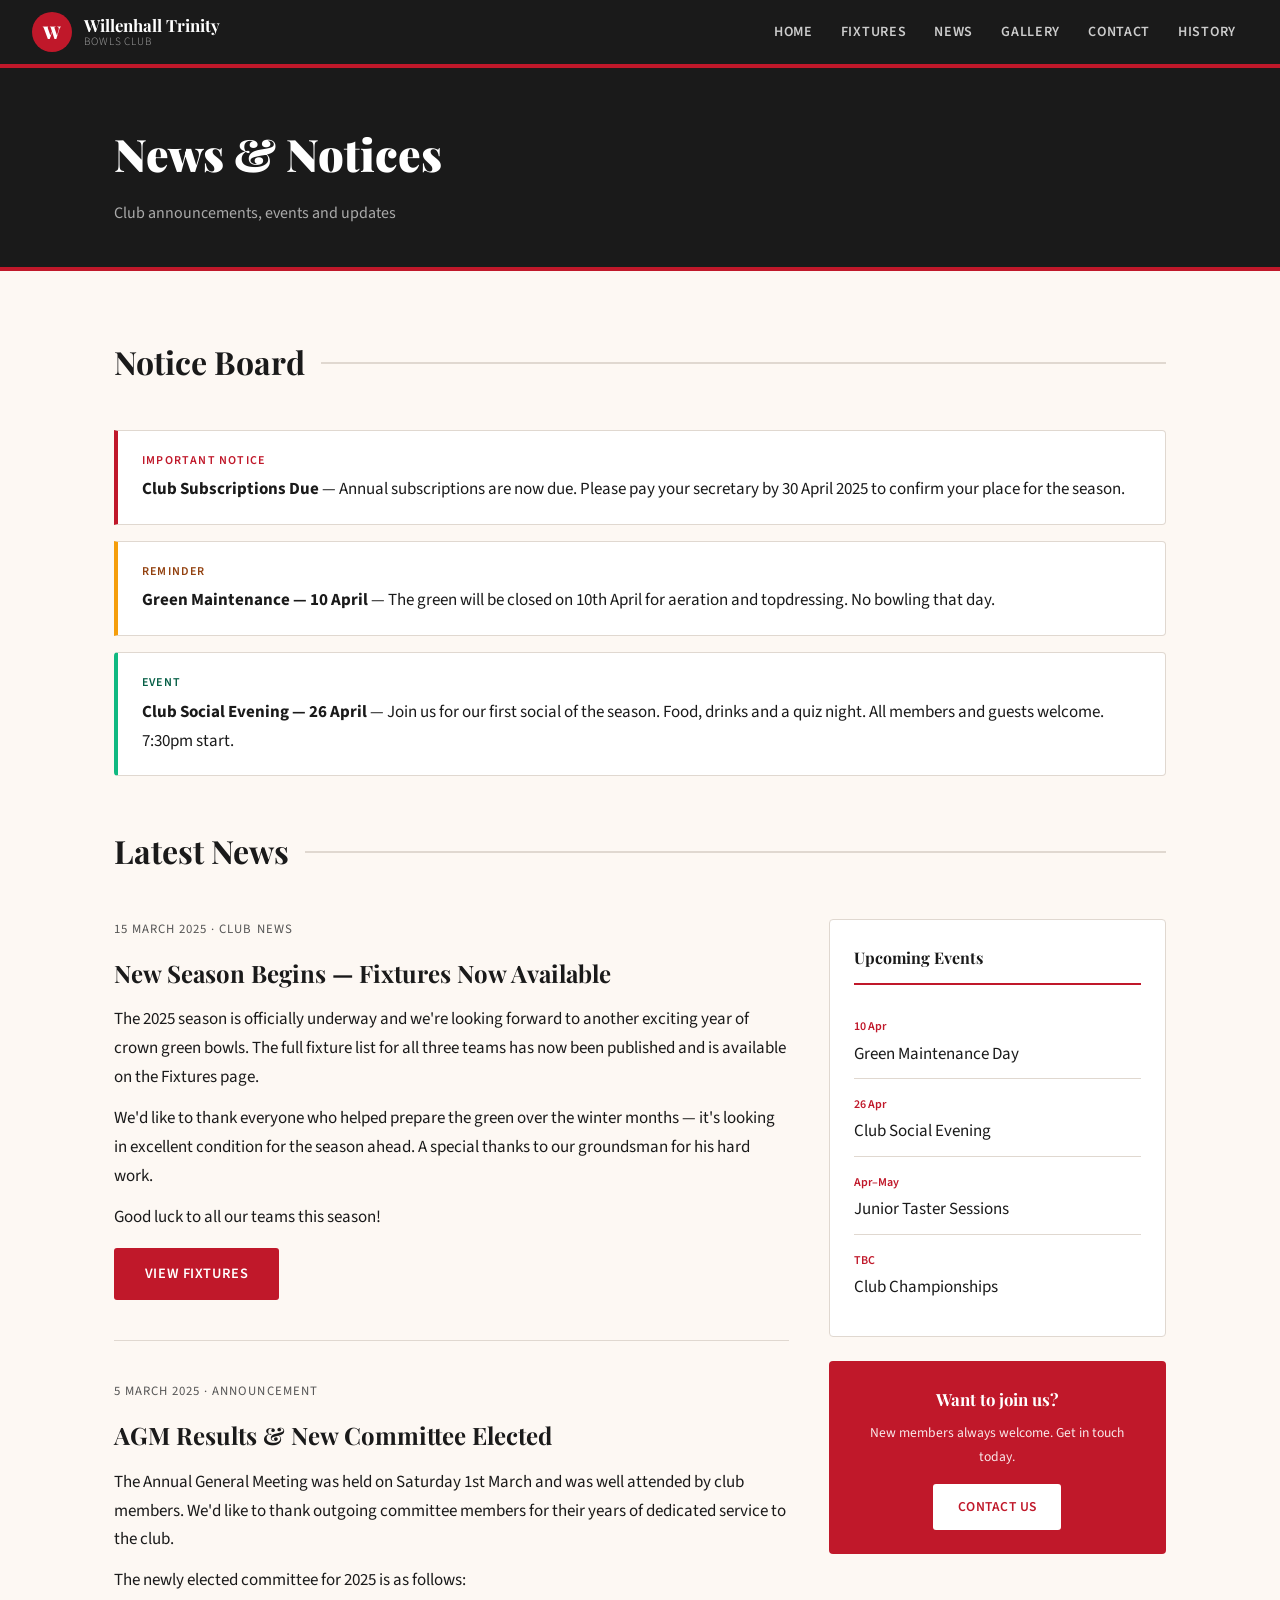
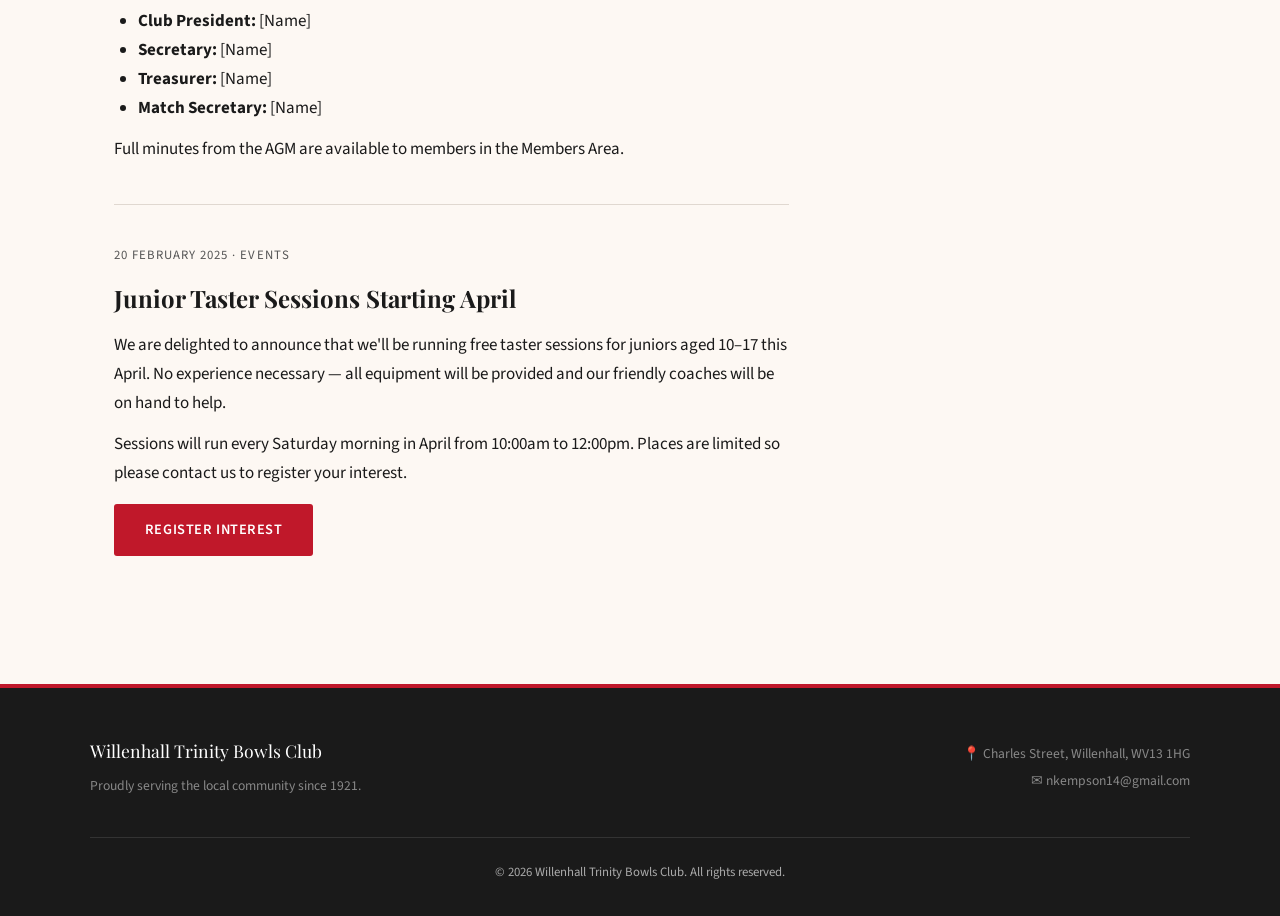
<file: news.html>
<!DOCTYPE html>
<html lang="en">
<head>
  <meta charset="UTF-8">
  <meta name="viewport" content="width=device-width, initial-scale=1.0">
  <title>News &amp; Notices | Willenhall Trinity Bowls Club</title>
  <link rel="stylesheet" href="style.css">
</head>
<body>
<script src="shared.js"></script>

<div class="page-header">
  <div class="container">
    <h1>News &amp; Notices</h1>
    <p>Club announcements, events and updates</p>
  </div>
</div>

<div class="section">

  <!-- NOTICE BOARD -->
  <div class="section-heading"><h2>Notice Board</h2></div>
  <div style="display:grid;gap:1rem;margin-bottom:3rem">

    <div style="background:white;border-left:4px solid var(--red);padding:1.25rem 1.5rem;border-radius:0 4px 4px 0;border:1px solid var(--border);border-left:4px solid var(--red)">
      <div style="font-size:0.75rem;font-weight:600;text-transform:uppercase;letter-spacing:0.1em;color:var(--red);margin-bottom:0.25rem">Important Notice</div>
      <strong>Club Subscriptions Due</strong> — Annual subscriptions are now due. Please pay your secretary by 30 April 2025 to confirm your place for the season.
    </div>

    <div style="background:white;border-left:4px solid #f59e0b;padding:1.25rem 1.5rem;border-radius:0 4px 4px 0;border:1px solid var(--border);border-left:4px solid #f59e0b">
      <div style="font-size:0.75rem;font-weight:600;text-transform:uppercase;letter-spacing:0.1em;color:#92400e;margin-bottom:0.25rem">Reminder</div>
      <strong>Green Maintenance — 10 April</strong> — The green will be closed on 10th April for aeration and topdressing. No bowling that day.
    </div>

    <div style="background:white;padding:1.25rem 1.5rem;border-radius:4px;border:1px solid var(--border);border-left:4px solid #10b981">
      <div style="font-size:0.75rem;font-weight:600;text-transform:uppercase;letter-spacing:0.1em;color:#065f46;margin-bottom:0.25rem">Event</div>
      <strong>Club Social Evening — 26 April</strong> — Join us for our first social of the season. Food, drinks and a quiz night. All members and guests welcome. 7:30pm start.
    </div>

  </div>

  <!-- NEWS ARTICLES -->
  <div class="section-heading"><h2>Latest News</h2></div>
  <div style="display:grid;grid-template-columns:2fr 1fr;gap:2.5rem">

    <div>
      <!-- Article 1 -->
      <article style="margin-bottom:2.5rem;padding-bottom:2.5rem;border-bottom:1px solid var(--border)">
        <div class="card-meta">15 March 2025 · Club News</div>
        <h2 style="font-family:'Playfair Display',serif;font-size:1.5rem;font-weight:700;margin-bottom:0.75rem">New Season Begins — Fixtures Now Available</h2>
        <p>The 2025 season is officially underway and we're looking forward to another exciting year of crown green bowls. The full fixture list for all three teams has now been published and is available on the Fixtures page.</p>
        <p style="margin-top:0.75rem">We'd like to thank everyone who helped prepare the green over the winter months — it's looking in excellent condition for the season ahead. A special thanks to our groundsman for his hard work.</p>
        <p style="margin-top:0.75rem">Good luck to all our teams this season!</p>
        <a href="fixtures.html" class="btn btn-red" style="display:inline-block;margin-top:1rem">View Fixtures</a>
      </article>

      <!-- Article 2 -->
      <article style="margin-bottom:2.5rem;padding-bottom:2.5rem;border-bottom:1px solid var(--border)">
        <div class="card-meta">5 March 2025 · Announcement</div>
        <h2 style="font-family:'Playfair Display',serif;font-size:1.5rem;font-weight:700;margin-bottom:0.75rem">AGM Results &amp; New Committee Elected</h2>
        <p>The Annual General Meeting was held on Saturday 1st March and was well attended by club members. We'd like to thank outgoing committee members for their years of dedicated service to the club.</p>
        <p style="margin-top:0.75rem">The newly elected committee for 2025 is as follows:</p>
        <ul style="margin:0.75rem 0 0.75rem 1.5rem">
          <li><strong>Club President:</strong> [Name]</li>
          <li><strong>Secretary:</strong> [Name]</li>
          <li><strong>Treasurer:</strong> [Name]</li>
          <li><strong>Match Secretary:</strong> [Name]</li>
        </ul>
        <p>Full minutes from the AGM are available to members in the Members Area.</p>
      </article>

      <!-- Article 3 -->
      <article>
        <div class="card-meta">20 February 2025 · Events</div>
        <h2 style="font-family:'Playfair Display',serif;font-size:1.5rem;font-weight:700;margin-bottom:0.75rem">Junior Taster Sessions Starting April</h2>
        <p>We are delighted to announce that we'll be running free taster sessions for juniors aged 10–17 this April. No experience necessary — all equipment will be provided and our friendly coaches will be on hand to help.</p>
        <p style="margin-top:0.75rem">Sessions will run every Saturday morning in April from 10:00am to 12:00pm. Places are limited so please contact us to register your interest.</p>
        <a href="contact.html" class="btn btn-red" style="display:inline-block;margin-top:1rem">Register Interest</a>
      </article>
    </div>

    <!-- SIDEBAR -->
    <aside>
      <div style="background:white;border:1px solid var(--border);border-radius:4px;padding:1.5rem;margin-bottom:1.5rem">
        <h3 style="font-family:'Playfair Display',serif;font-size:1rem;font-weight:700;margin-bottom:1rem;padding-bottom:0.75rem;border-bottom:2px solid var(--red)">Upcoming Events</h3>
        <ul style="list-style:none">
          <li style="padding:0.6rem 0;border-bottom:1px solid var(--border)"><span style="font-size:0.75rem;font-weight:600;color:var(--red)">10 Apr</span><br>Green Maintenance Day</li>
          <li style="padding:0.6rem 0;border-bottom:1px solid var(--border)"><span style="font-size:0.75rem;font-weight:600;color:var(--red)">26 Apr</span><br>Club Social Evening</li>
          <li style="padding:0.6rem 0;border-bottom:1px solid var(--border)"><span style="font-size:0.75rem;font-weight:600;color:var(--red)">Apr–May</span><br>Junior Taster Sessions</li>
          <li style="padding:0.6rem 0"><span style="font-size:0.75rem;font-weight:600;color:var(--red)">TBC</span><br>Club Championships</li>
        </ul>
      </div>

      <div style="background:var(--red);color:white;border-radius:4px;padding:1.5rem;text-align:center">
        <div style="font-family:'Playfair Display',serif;font-size:1.05rem;font-weight:700;margin-bottom:0.5rem">Want to join us?</div>
        <p style="font-size:0.85rem;opacity:0.9;margin-bottom:1rem">New members always welcome. Get in touch today.</p>
        <a href="contact.html" class="btn btn-white" style="font-size:0.85rem;padding:0.6rem 1.4rem">Contact Us</a>
      </div>
    </aside>
  </div>

</div>
</body>
</html>
</file>
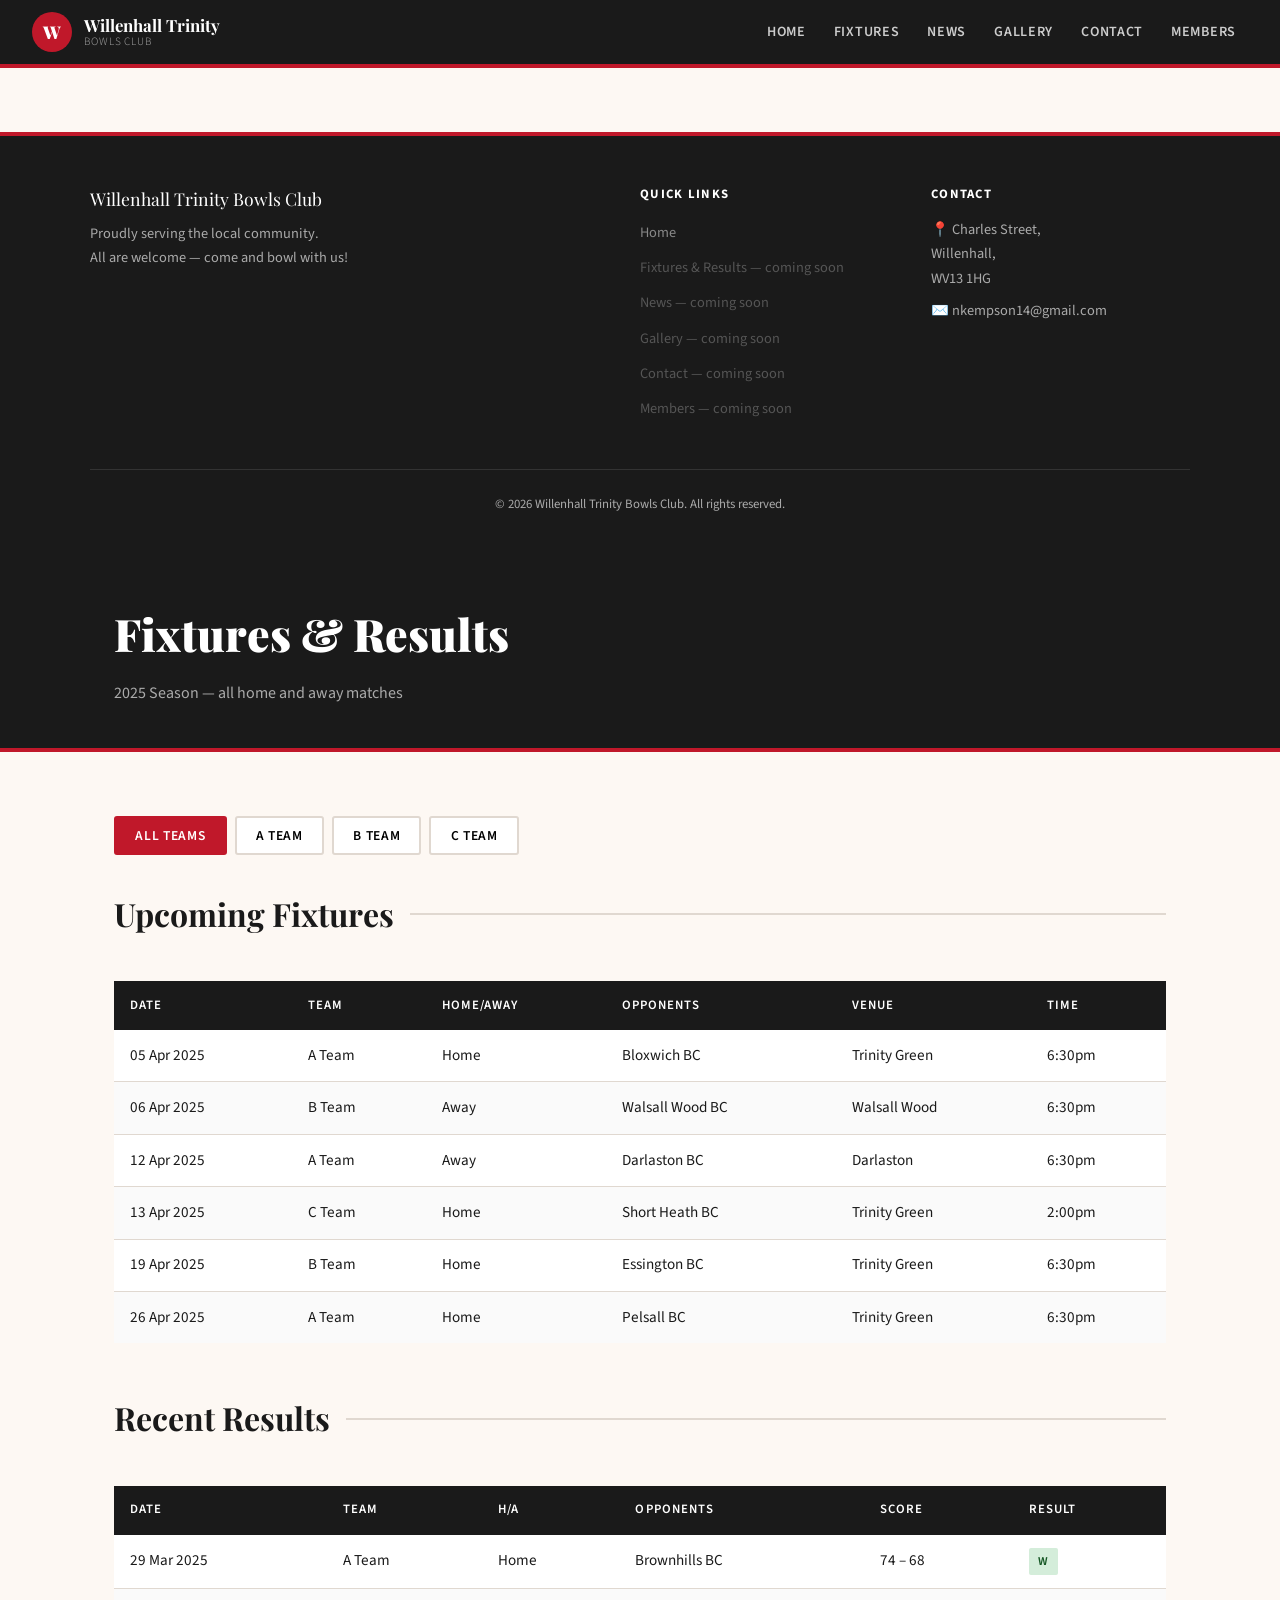
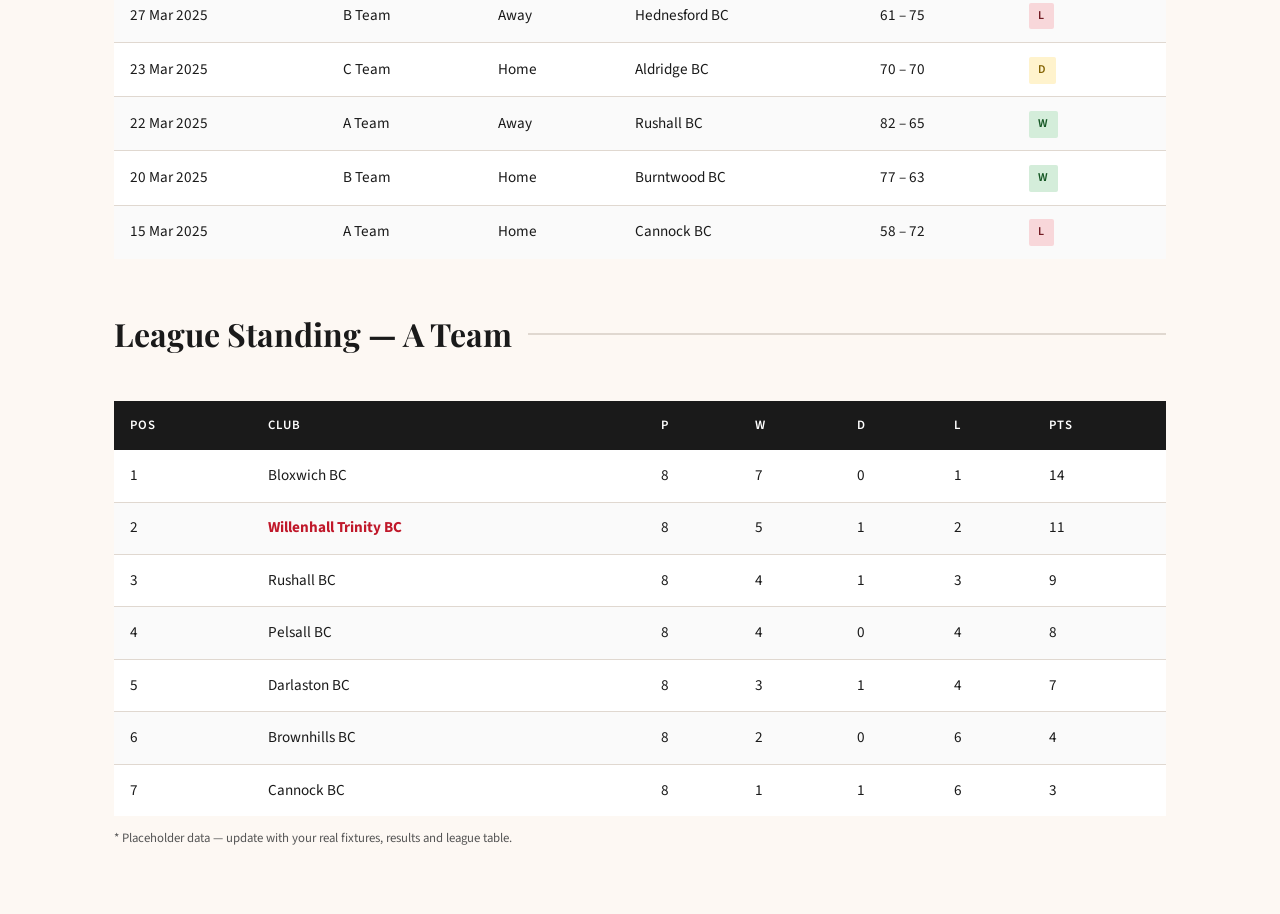
<file: wtbc/fixtures.html>
<!DOCTYPE html>
<html lang="en">
<head>
  <meta charset="UTF-8">
  <meta name="viewport" content="width=device-width, initial-scale=1.0">
  <title>Fixtures &amp; Results | Willenhall Trinity Bowls Club</title>
  <link rel="stylesheet" href="style.css">
</head>
<body>
<script src="shared.js"></script>

<div class="page-header">
  <div class="container">
    <h1>Fixtures &amp; Results</h1>
    <p>2025 Season — all home and away matches</p>
  </div>
</div>

<div class="section">

  <!-- FILTER TABS -->
  <div style="display:flex;gap:0.5rem;margin-bottom:2rem;flex-wrap:wrap">
    <button class="tab-btn active" data-team="all">All Teams</button>
    <button class="tab-btn" data-team="a">A Team</button>
    <button class="tab-btn" data-team="b">B Team</button>
    <button class="tab-btn" data-team="c">C Team</button>
  </div>

  <!-- UPCOMING FIXTURES -->
  <div class="section-heading"><h2>Upcoming Fixtures</h2></div>
  <div class="table-wrap" style="margin-bottom:3rem">
    <table id="fixturesTable">
      <thead>
        <tr>
          <th>Date</th><th>Team</th><th>Home/Away</th><th>Opponents</th><th>Venue</th><th>Time</th>
        </tr>
      </thead>
      <tbody>
        <tr data-team="a"><td>05 Apr 2025</td><td>A Team</td><td>Home</td><td>Bloxwich BC</td><td>Trinity Green</td><td>6:30pm</td></tr>
        <tr data-team="b"><td>06 Apr 2025</td><td>B Team</td><td>Away</td><td>Walsall Wood BC</td><td>Walsall Wood</td><td>6:30pm</td></tr>
        <tr data-team="a"><td>12 Apr 2025</td><td>A Team</td><td>Away</td><td>Darlaston BC</td><td>Darlaston</td><td>6:30pm</td></tr>
        <tr data-team="c"><td>13 Apr 2025</td><td>C Team</td><td>Home</td><td>Short Heath BC</td><td>Trinity Green</td><td>2:00pm</td></tr>
        <tr data-team="b"><td>19 Apr 2025</td><td>B Team</td><td>Home</td><td>Essington BC</td><td>Trinity Green</td><td>6:30pm</td></tr>
        <tr data-team="a"><td>26 Apr 2025</td><td>A Team</td><td>Home</td><td>Pelsall BC</td><td>Trinity Green</td><td>6:30pm</td></tr>
      </tbody>
    </table>
  </div>

  <!-- RESULTS -->
  <div class="section-heading"><h2>Recent Results</h2></div>
  <div class="table-wrap" style="margin-bottom:3rem">
    <table id="resultsTable">
      <thead>
        <tr><th>Date</th><th>Team</th><th>H/A</th><th>Opponents</th><th>Score</th><th>Result</th></tr>
      </thead>
      <tbody>
        <tr data-team="a"><td>29 Mar 2025</td><td>A Team</td><td>Home</td><td>Brownhills BC</td><td>74 – 68</td><td><span class="badge-result badge-w">W</span></td></tr>
        <tr data-team="b"><td>27 Mar 2025</td><td>B Team</td><td>Away</td><td>Hednesford BC</td><td>61 – 75</td><td><span class="badge-result badge-l">L</span></td></tr>
        <tr data-team="c"><td>23 Mar 2025</td><td>C Team</td><td>Home</td><td>Aldridge BC</td><td>70 – 70</td><td><span class="badge-result badge-d">D</span></td></tr>
        <tr data-team="a"><td>22 Mar 2025</td><td>A Team</td><td>Away</td><td>Rushall BC</td><td>82 – 65</td><td><span class="badge-result badge-w">W</span></td></tr>
        <tr data-team="b"><td>20 Mar 2025</td><td>B Team</td><td>Home</td><td>Burntwood BC</td><td>77 – 63</td><td><span class="badge-result badge-w">W</span></td></tr>
        <tr data-team="a"><td>15 Mar 2025</td><td>A Team</td><td>Home</td><td>Cannock BC</td><td>58 – 72</td><td><span class="badge-result badge-l">L</span></td></tr>
      </tbody>
    </table>
  </div>

  <!-- LEAGUE TABLE -->
  <div class="section-heading"><h2>League Standing — A Team</h2></div>
  <div class="table-wrap">
    <table>
      <thead><tr><th>Pos</th><th>Club</th><th>P</th><th>W</th><th>D</th><th>L</th><th>Pts</th></tr></thead>
      <tbody>
        <tr><td>1</td><td>Bloxwich BC</td><td>8</td><td>7</td><td>0</td><td>1</td><td>14</td></tr>
        <tr><td>2</td><td><strong style="color:var(--red)">Willenhall Trinity BC</strong></td><td>8</td><td>5</td><td>1</td><td>2</td><td>11</td></tr>
        <tr><td>3</td><td>Rushall BC</td><td>8</td><td>4</td><td>1</td><td>3</td><td>9</td></tr>
        <tr><td>4</td><td>Pelsall BC</td><td>8</td><td>4</td><td>0</td><td>4</td><td>8</td></tr>
        <tr><td>5</td><td>Darlaston BC</td><td>8</td><td>3</td><td>1</td><td>4</td><td>7</td></tr>
        <tr><td>6</td><td>Brownhills BC</td><td>8</td><td>2</td><td>0</td><td>6</td><td>4</td></tr>
        <tr><td>7</td><td>Cannock BC</td><td>8</td><td>1</td><td>1</td><td>6</td><td>3</td></tr>
      </tbody>
    </table>
  </div>
  <p style="font-size:0.8rem;color:var(--mid);margin-top:0.75rem">* Placeholder data — update with your real fixtures, results and league table.</p>

</div>

<style>
.tab-btn {
  padding:0.5rem 1.2rem;border:2px solid var(--border);
  background:white;border-radius:3px;cursor:pointer;
  font-family:inherit;font-size:0.85rem;font-weight:600;
  text-transform:uppercase;letter-spacing:0.05em;transition:all 0.2s;
}
.tab-btn.active,.tab-btn:hover{background:var(--red);color:white;border-color:var(--red);}
tr.hidden{display:none;}
</style>
<script>
document.querySelectorAll('.tab-btn').forEach(btn => {
  btn.addEventListener('click', function(){
    document.querySelectorAll('.tab-btn').forEach(b=>b.classList.remove('active'));
    this.classList.add('active');
    const team = this.dataset.team;
    ['fixturesTable','resultsTable'].forEach(id=>{
      document.querySelectorAll(`#${id} tbody tr`).forEach(row=>{
        row.classList.toggle('hidden', team!=='all' && row.dataset.team!==team);
      });
    });
  });
});
</script>
</body>
</html>
</file>
<file: style.css>
@import url('https://fonts.googleapis.com/css2?family=Playfair+Display:wght@400;600;700;900&family=Source+Sans+3:wght@300;400;600&display=swap');

/* ── Variables ─────────────────────────────────────── */
:root {
  --red:       #C0182A;
  --red-dark:  #8B0F1C;
  --red-light: #e8192f;
  --white:     #ffffff;
  --cream:     #FDF8F3;
  --charcoal:  #1A1A1A;
  --mid:       #555555;
  --border:    #e0d8d0;
  --nav-h:     68px;
}

/* ── Reset ─────────────────────────────────────────── */
*, *::before, *::after { box-sizing: border-box; margin: 0; padding: 0; }
html { scroll-behavior: smooth; }
body {
  font-family: 'Source Sans 3', sans-serif;
  background: var(--cream);
  color: var(--charcoal);
  font-size: 17px;
  line-height: 1.7;
}
img { max-width: 100%; display: block; }
a { color: var(--red); text-decoration: none; }
a:hover { text-decoration: underline; }

/* ── NAV ────────────────────────────────────────────── */
nav {
  background: var(--charcoal);
  height: var(--nav-h);
  display: flex;
  align-items: center;
  justify-content: space-between;
  padding: 0 2rem;
  position: sticky;
  top: 0;
  z-index: 100;
  border-bottom: 4px solid var(--red);
}
.nav-brand {
  display: flex;
  align-items: center;
  gap: 0.75rem;
  text-decoration: none;
}
.nav-brand .badge {
  width: 40px; height: 40px;
  background: var(--red);
  border-radius: 50%;
  display: flex; align-items: center; justify-content: center;
  font-family: 'Playfair Display', serif;
  font-weight: 900;
  font-size: 1.1rem;
  color: white;
  flex-shrink: 0;
}
.nav-brand span {
  font-family: 'Playfair Display', serif;
  font-weight: 700;
  font-size: 1.05rem;
  color: white;
  line-height: 1.2;
}
.nav-brand small { display: block; font-family: 'Source Sans 3', sans-serif; font-size: 0.7rem; font-weight: 300; color: #aaa; letter-spacing: 0.08em; text-transform: uppercase; }
.nav-links { display: flex; gap: 0.25rem; list-style: none; }
.nav-links a {
  color: #ccc;
  font-size: 0.88rem;
  font-weight: 600;
  letter-spacing: 0.05em;
  text-transform: uppercase;
  padding: 0.4rem 0.75rem;
  border-radius: 3px;
  transition: background 0.2s, color 0.2s;
  text-decoration: none;
}
.nav-links a:hover, .nav-links a.active { background: var(--red); color: white; }

/* Hamburger */
.nav-toggle { display: none; background: none; border: none; cursor: pointer; padding: 0.5rem; }
.nav-toggle span { display: block; width: 24px; height: 2px; background: white; margin: 5px 0; transition: 0.3s; }

@media (max-width: 768px) {
  .nav-toggle { display: block; }
  .nav-links {
    display: none; flex-direction: column; gap: 0;
    position: absolute; top: var(--nav-h); left: 0; right: 0;
    background: #222; padding: 1rem 0;
  }
  .nav-links.open { display: flex; }
  .nav-links a { padding: 0.75rem 2rem; border-radius: 0; }
}

/* ── HERO ───────────────────────────────────────────── */
.hero {
  background: linear-gradient(135deg, var(--red-dark) 0%, var(--red) 60%, #e84055 100%);
  color: white;
  padding: 5rem 2rem 4rem;
  text-align: center;
  position: relative;
  overflow: hidden;
}
.hero::before {
  content: '';
  position: absolute; inset: 0;
  background: url("data:image/svg+xml,%3Csvg width='60' height='60' viewBox='0 0 60 60' xmlns='http://www.w3.org/2000/svg'%3E%3Cg fill='none' fill-rule='evenodd'%3E%3Cg fill='%23ffffff' fill-opacity='0.04'%3E%3Ccircle cx='30' cy='30' r='20'/%3E%3C/g%3E%3C/g%3E%3C/svg%3E");
  background-size: 60px;
}
.hero-content { position: relative; max-width: 680px; margin: 0 auto; }
.hero-eyebrow {
  display: inline-block;
  font-size: 0.75rem; font-weight: 600; letter-spacing: 0.2em;
  text-transform: uppercase; color: rgba(255,255,255,0.7);
  border: 1px solid rgba(255,255,255,0.3);
  padding: 0.3rem 1rem; border-radius: 2px; margin-bottom: 1.5rem;
}
.hero h1 {
  font-family: 'Playfair Display', serif;
  font-size: clamp(2.2rem, 5vw, 3.5rem);
  font-weight: 900; line-height: 1.1;
  margin-bottom: 1rem;
}
.hero p { font-size: 1.15rem; color: rgba(255,255,255,0.85); margin-bottom: 2rem; }
.hero-buttons { display: flex; gap: 1rem; justify-content: center; flex-wrap: wrap; }
.btn {
  display: inline-block;
  padding: 0.75rem 1.8rem;
  border-radius: 3px;
  font-weight: 600;
  font-size: 0.9rem;
  letter-spacing: 0.04em;
  text-transform: uppercase;
  cursor: pointer;
  border: 2px solid transparent;
  transition: all 0.2s;
  text-decoration: none;
}
.btn-white { background: white; color: var(--red); }
.btn-white:hover { background: var(--cream); text-decoration: none; }
.btn-outline { background: transparent; border-color: rgba(255,255,255,0.6); color: white; }
.btn-outline:hover { background: rgba(255,255,255,0.1); text-decoration: none; }
.btn-red { background: var(--red); color: white; }
.btn-red:hover { background: var(--red-dark); text-decoration: none; }

/* ── PAGE HEADER (inner pages) ──────────────────────── */
.page-header {
  background: var(--charcoal);
  color: white;
  padding: 3rem 2rem 2.5rem;
  border-bottom: 4px solid var(--red);
}
.page-header .container { max-width: 1100px; margin: 0 auto; }
.page-header h1 {
  font-family: 'Playfair Display', serif;
  font-size: clamp(1.8rem, 4vw, 2.8rem);
  font-weight: 900;
}
.page-header p { color: #aaa; margin-top: 0.5rem; font-size: 1rem; }

/* ── LAYOUT ─────────────────────────────────────────── */
.container { max-width: 1100px; margin: 0 auto; padding: 0 1.5rem; }
.section { padding: 4rem 1.5rem; max-width: 1100px; margin: 0 auto; }

/* ── CARDS ──────────────────────────────────────────── */
.card {
  background: white;
  border: 1px solid var(--border);
  border-radius: 4px;
  overflow: hidden;
  transition: box-shadow 0.2s, transform 0.2s;
}
.card:hover { box-shadow: 0 8px 30px rgba(0,0,0,0.1); transform: translateY(-2px); }
.card-body { padding: 1.5rem; }
.card-title { font-family: 'Playfair Display', serif; font-size: 1.2rem; font-weight: 700; margin-bottom: 0.5rem; }
.card-meta { font-size: 0.8rem; color: var(--mid); text-transform: uppercase; letter-spacing: 0.08em; margin-bottom: 0.75rem; }

/* ── SECTION HEADING ────────────────────────────────── */
.section-heading {
  display: flex; align-items: center; gap: 1rem;
  margin-bottom: 2.5rem;
}
.section-heading h2 {
  font-family: 'Playfair Display', serif;
  font-size: clamp(1.5rem, 3vw, 2rem);
  font-weight: 700;
  white-space: nowrap;
}
.section-heading::after {
  content: ''; flex: 1; height: 2px; background: var(--border);
}

/* ── TABLE ──────────────────────────────────────────── */
.table-wrap { overflow-x: auto; }
table { width: 100%; border-collapse: collapse; background: white; }
thead { background: var(--charcoal); color: white; }
th {
  padding: 0.85rem 1rem;
  font-size: 0.8rem; font-weight: 600;
  letter-spacing: 0.08em; text-transform: uppercase;
  text-align: left;
}
td { padding: 0.8rem 1rem; border-bottom: 1px solid var(--border); font-size: 0.95rem; }
tr:last-child td { border-bottom: none; }
tr:nth-child(even) td { background: #fafafa; }
.badge-result {
  display: inline-block; padding: 0.2rem 0.6rem; border-radius: 2px;
  font-size: 0.75rem; font-weight: 600; letter-spacing: 0.05em;
}
.badge-w { background: #d4edda; color: #155724; }
.badge-l { background: #f8d7da; color: #721c24; }
.badge-d { background: #fff3cd; color: #856404; }
.badge-tbc { background: #e2e3e5; color: #383d41; }

/* ── NEWS ───────────────────────────────────────────── */
.news-grid { display: grid; grid-template-columns: repeat(auto-fill, minmax(300px, 1fr)); gap: 1.5rem; }

/* ── GALLERY ────────────────────────────────────────── */
.gallery-grid { display: grid; grid-template-columns: repeat(auto-fill, minmax(260px, 1fr)); gap: 1rem; }
.gallery-item {
  aspect-ratio: 4/3;
  background: #ddd;
  border-radius: 4px;
  overflow: hidden;
  cursor: pointer;
  position: relative;
}
.gallery-item img { width: 100%; height: 100%; object-fit: cover; transition: transform 0.3s; }
.gallery-item:hover img { transform: scale(1.04); }
.gallery-placeholder {
  width: 100%; height: 100%;
  display: flex; flex-direction: column; align-items: center; justify-content: center;
  background: linear-gradient(135deg, #e0d8d0, #ccc);
  color: #888; font-size: 0.85rem; text-align: center; padding: 1rem; gap: 0.5rem;
}
.gallery-placeholder svg { opacity: 0.4; }

/* ── CONTACT ────────────────────────────────────────── */
.contact-grid { display: grid; grid-template-columns: 1fr 1fr; gap: 2.5rem; }
@media (max-width: 640px) { .contact-grid { grid-template-columns: 1fr; } }
.info-block { margin-bottom: 1.5rem; }
.info-block h3 { font-family: 'Playfair Display', serif; font-size: 1rem; font-weight: 700; margin-bottom: 0.4rem; color: var(--red); }
.map-placeholder {
  background: #ddd; border-radius: 4px; height: 300px;
  display: flex; align-items: center; justify-content: center;
  color: #888; font-size: 0.9rem; border: 1px solid var(--border);
  text-align: center; flex-direction: column; gap: 0.5rem;
}

/* ── MEMBERS PASSWORD ───────────────────────────────── */
.password-gate {
  max-width: 420px; margin: 5rem auto; background: white;
  border: 1px solid var(--border); border-radius: 4px; overflow: hidden;
}
.password-gate .gate-header { background: var(--red); color: white; padding: 1.5rem 2rem; }
.password-gate .gate-header h2 { font-family: 'Playfair Display', serif; font-size: 1.4rem; }
.password-gate .gate-body { padding: 2rem; }
.form-group { margin-bottom: 1.25rem; }
label { display: block; font-size: 0.85rem; font-weight: 600; margin-bottom: 0.4rem; }
input[type=password], input[type=text], input[type=email], textarea, select {
  width: 100%; padding: 0.65rem 0.85rem;
  border: 1px solid var(--border); border-radius: 3px;
  font-size: 1rem; font-family: inherit;
  transition: border-color 0.2s;
}
input:focus, textarea:focus { outline: none; border-color: var(--red); }
textarea { min-height: 120px; resize: vertical; }
.error-msg { color: var(--red); font-size: 0.85rem; margin-top: 0.5rem; display: none; }
.members-content { display: none; }

/* ── FOOTER ─────────────────────────────────────────── */
footer {
  background: var(--charcoal);
  color: #aaa;
  padding: 3rem 2rem 2rem;
  margin-top: 4rem;
  border-top: 4px solid var(--red);
}
.footer-inner {
  max-width: 1100px; margin: 0 auto;
  display: grid; grid-template-columns: 2fr 1fr 1fr; gap: 2rem;
}
@media (max-width: 640px) { .footer-inner { grid-template-columns: 1fr; } }
.footer-brand { font-family: 'Playfair Display', serif; font-size: 1.1rem; color: white; margin-bottom: 0.5rem; }
.footer-copy { margin-top: 2.5rem; padding-top: 1.5rem; border-top: 1px solid #333; text-align: center; font-size: 0.8rem; max-width: 1100px; margin-left: auto; margin-right: auto; }
footer h4 { color: white; font-size: 0.8rem; letter-spacing: 0.1em; text-transform: uppercase; margin-bottom: 0.75rem; }
footer ul { list-style: none; }
footer ul li { margin-bottom: 0.4rem; }
footer ul a { color: #888; font-size: 0.9rem; }
footer ul a:hover { color: var(--red); }

/* ── QUICK STATS BAR ────────────────────────────────── */
.stats-bar {
  background: white; border-top: 1px solid var(--border); border-bottom: 1px solid var(--border);
  padding: 2rem 1.5rem;
}
.stats-grid { max-width: 1100px; margin: 0 auto; display: grid; grid-template-columns: repeat(4, 1fr); gap: 1rem; text-align: center; }
@media (max-width: 640px) { .stats-grid { grid-template-columns: repeat(2, 1fr); } }
.stat-num { font-family: 'Playfair Display', serif; font-size: 2.2rem; font-weight: 900; color: var(--red); line-height: 1; }
.stat-label { font-size: 0.8rem; text-transform: uppercase; letter-spacing: 0.08em; color: var(--mid); margin-top: 0.25rem; }

/* ── UTILITY ─────────────────────────────────────────── */
.red { color: var(--red); }
.mt-1 { margin-top: 1rem; } .mt-2 { margin-top: 2rem; }
.text-center { text-align: center; }
</file>
<file: wtbc/style.css>
@import url('https://fonts.googleapis.com/css2?family=Playfair+Display:wght@400;600;700;900&family=Source+Sans+3:wght@300;400;600&display=swap');

/* ── Variables ─────────────────────────────────────── */
:root {
  --red:       #C0182A;
  --red-dark:  #8B0F1C;
  --red-light: #e8192f;
  --white:     #ffffff;
  --cream:     #FDF8F3;
  --charcoal:  #1A1A1A;
  --mid:       #555555;
  --border:    #e0d8d0;
  --nav-h:     68px;
}

/* ── Reset ─────────────────────────────────────────── */
*, *::before, *::after { box-sizing: border-box; margin: 0; padding: 0; }
html { scroll-behavior: smooth; }
body {
  font-family: 'Source Sans 3', sans-serif;
  background: var(--cream);
  color: var(--charcoal);
  font-size: 17px;
  line-height: 1.7;
}
img { max-width: 100%; display: block; }
a { color: var(--red); text-decoration: none; }
a:hover { text-decoration: underline; }

/* ── NAV ────────────────────────────────────────────── */
nav {
  background: var(--charcoal);
  height: var(--nav-h);
  display: flex;
  align-items: center;
  justify-content: space-between;
  padding: 0 2rem;
  position: sticky;
  top: 0;
  z-index: 100;
  border-bottom: 4px solid var(--red);
}
.nav-brand {
  display: flex;
  align-items: center;
  gap: 0.75rem;
  text-decoration: none;
}
.nav-brand .badge {
  width: 40px; height: 40px;
  background: var(--red);
  border-radius: 50%;
  display: flex; align-items: center; justify-content: center;
  font-family: 'Playfair Display', serif;
  font-weight: 900;
  font-size: 1.1rem;
  color: white;
  flex-shrink: 0;
}
.nav-brand span {
  font-family: 'Playfair Display', serif;
  font-weight: 700;
  font-size: 1.05rem;
  color: white;
  line-height: 1.2;
}
.nav-brand small { display: block; font-family: 'Source Sans 3', sans-serif; font-size: 0.7rem; font-weight: 300; color: #aaa; letter-spacing: 0.08em; text-transform: uppercase; }
.nav-links { display: flex; gap: 0.25rem; list-style: none; }
.nav-links a {
  color: #ccc;
  font-size: 0.88rem;
  font-weight: 600;
  letter-spacing: 0.05em;
  text-transform: uppercase;
  padding: 0.4rem 0.75rem;
  border-radius: 3px;
  transition: background 0.2s, color 0.2s;
  text-decoration: none;
}
.nav-links a:hover, .nav-links a.active { background: var(--red); color: white; }

/* Hamburger */
.nav-toggle { display: none; background: none; border: none; cursor: pointer; padding: 0.5rem; }
.nav-toggle span { display: block; width: 24px; height: 2px; background: white; margin: 5px 0; transition: 0.3s; }

@media (max-width: 768px) {
  .nav-toggle { display: block; }
  .nav-links {
    display: none; flex-direction: column; gap: 0;
    position: absolute; top: var(--nav-h); left: 0; right: 0;
    background: #222; padding: 1rem 0;
  }
  .nav-links.open { display: flex; }
  .nav-links a { padding: 0.75rem 2rem; border-radius: 0; }
}

/* ── HERO ───────────────────────────────────────────── */
.hero {
  background: linear-gradient(135deg, var(--red-dark) 0%, var(--red) 60%, #e84055 100%);
  color: white;
  padding: 5rem 2rem 4rem;
  text-align: center;
  position: relative;
  overflow: hidden;
}
.hero::before {
  content: '';
  position: absolute; inset: 0;
  background: url("data:image/svg+xml,%3Csvg width='60' height='60' viewBox='0 0 60 60' xmlns='http://www.w3.org/2000/svg'%3E%3Cg fill='none' fill-rule='evenodd'%3E%3Cg fill='%23ffffff' fill-opacity='0.04'%3E%3Ccircle cx='30' cy='30' r='20'/%3E%3C/g%3E%3C/g%3E%3C/svg%3E");
  background-size: 60px;
}
.hero-content { position: relative; max-width: 680px; margin: 0 auto; }
.hero-eyebrow {
  display: inline-block;
  font-size: 0.75rem; font-weight: 600; letter-spacing: 0.2em;
  text-transform: uppercase; color: rgba(255,255,255,0.7);
  border: 1px solid rgba(255,255,255,0.3);
  padding: 0.3rem 1rem; border-radius: 2px; margin-bottom: 1.5rem;
}
.hero h1 {
  font-family: 'Playfair Display', serif;
  font-size: clamp(2.2rem, 5vw, 3.5rem);
  font-weight: 900; line-height: 1.1;
  margin-bottom: 1rem;
}
.hero p { font-size: 1.15rem; color: rgba(255,255,255,0.85); margin-bottom: 2rem; }
.hero-buttons { display: flex; gap: 1rem; justify-content: center; flex-wrap: wrap; }
.btn {
  display: inline-block;
  padding: 0.75rem 1.8rem;
  border-radius: 3px;
  font-weight: 600;
  font-size: 0.9rem;
  letter-spacing: 0.04em;
  text-transform: uppercase;
  cursor: pointer;
  border: 2px solid transparent;
  transition: all 0.2s;
  text-decoration: none;
}
.btn-white { background: white; color: var(--red); }
.btn-white:hover { background: var(--cream); text-decoration: none; }
.btn-outline { background: transparent; border-color: rgba(255,255,255,0.6); color: white; }
.btn-outline:hover { background: rgba(255,255,255,0.1); text-decoration: none; }
.btn-red { background: var(--red); color: white; }
.btn-red:hover { background: var(--red-dark); text-decoration: none; }

/* ── PAGE HEADER (inner pages) ──────────────────────── */
.page-header {
  background: var(--charcoal);
  color: white;
  padding: 3rem 2rem 2.5rem;
  border-bottom: 4px solid var(--red);
}
.page-header .container { max-width: 1100px; margin: 0 auto; }
.page-header h1 {
  font-family: 'Playfair Display', serif;
  font-size: clamp(1.8rem, 4vw, 2.8rem);
  font-weight: 900;
}
.page-header p { color: #aaa; margin-top: 0.5rem; font-size: 1rem; }

/* ── LAYOUT ─────────────────────────────────────────── */
.container { max-width: 1100px; margin: 0 auto; padding: 0 1.5rem; }
.section { padding: 4rem 1.5rem; max-width: 1100px; margin: 0 auto; }

/* ── CARDS ──────────────────────────────────────────── */
.card {
  background: white;
  border: 1px solid var(--border);
  border-radius: 4px;
  overflow: hidden;
  transition: box-shadow 0.2s, transform 0.2s;
}
.card:hover { box-shadow: 0 8px 30px rgba(0,0,0,0.1); transform: translateY(-2px); }
.card-body { padding: 1.5rem; }
.card-title { font-family: 'Playfair Display', serif; font-size: 1.2rem; font-weight: 700; margin-bottom: 0.5rem; }
.card-meta { font-size: 0.8rem; color: var(--mid); text-transform: uppercase; letter-spacing: 0.08em; margin-bottom: 0.75rem; }

/* ── SECTION HEADING ────────────────────────────────── */
.section-heading {
  display: flex; align-items: center; gap: 1rem;
  margin-bottom: 2.5rem;
}
.section-heading h2 {
  font-family: 'Playfair Display', serif;
  font-size: clamp(1.5rem, 3vw, 2rem);
  font-weight: 700;
  white-space: nowrap;
}
.section-heading::after {
  content: ''; flex: 1; height: 2px; background: var(--border);
}

/* ── TABLE ──────────────────────────────────────────── */
.table-wrap { overflow-x: auto; }
table { width: 100%; border-collapse: collapse; background: white; }
thead { background: var(--charcoal); color: white; }
th {
  padding: 0.85rem 1rem;
  font-size: 0.8rem; font-weight: 600;
  letter-spacing: 0.08em; text-transform: uppercase;
  text-align: left;
}
td { padding: 0.8rem 1rem; border-bottom: 1px solid var(--border); font-size: 0.95rem; }
tr:last-child td { border-bottom: none; }
tr:nth-child(even) td { background: #fafafa; }
.badge-result {
  display: inline-block; padding: 0.2rem 0.6rem; border-radius: 2px;
  font-size: 0.75rem; font-weight: 600; letter-spacing: 0.05em;
}
.badge-w { background: #d4edda; color: #155724; }
.badge-l { background: #f8d7da; color: #721c24; }
.badge-d { background: #fff3cd; color: #856404; }
.badge-tbc { background: #e2e3e5; color: #383d41; }

/* ── NEWS ───────────────────────────────────────────── */
.news-grid { display: grid; grid-template-columns: repeat(auto-fill, minmax(300px, 1fr)); gap: 1.5rem; }

/* ── GALLERY ────────────────────────────────────────── */
.gallery-grid { display: grid; grid-template-columns: repeat(auto-fill, minmax(260px, 1fr)); gap: 1rem; }
.gallery-item {
  aspect-ratio: 4/3;
  background: #ddd;
  border-radius: 4px;
  overflow: hidden;
  cursor: pointer;
  position: relative;
}
.gallery-item img { width: 100%; height: 100%; object-fit: cover; transition: transform 0.3s; }
.gallery-item:hover img { transform: scale(1.04); }
.gallery-placeholder {
  width: 100%; height: 100%;
  display: flex; flex-direction: column; align-items: center; justify-content: center;
  background: linear-gradient(135deg, #e0d8d0, #ccc);
  color: #888; font-size: 0.85rem; text-align: center; padding: 1rem; gap: 0.5rem;
}
.gallery-placeholder svg { opacity: 0.4; }

/* ── CONTACT ────────────────────────────────────────── */
.contact-grid { display: grid; grid-template-columns: 1fr 1fr; gap: 2.5rem; }
@media (max-width: 640px) { .contact-grid { grid-template-columns: 1fr; } }
.info-block { margin-bottom: 1.5rem; }
.info-block h3 { font-family: 'Playfair Display', serif; font-size: 1rem; font-weight: 700; margin-bottom: 0.4rem; color: var(--red); }
.map-placeholder {
  background: #ddd; border-radius: 4px; height: 300px;
  display: flex; align-items: center; justify-content: center;
  color: #888; font-size: 0.9rem; border: 1px solid var(--border);
  text-align: center; flex-direction: column; gap: 0.5rem;
}

/* ── MEMBERS PASSWORD ───────────────────────────────── */
.password-gate {
  max-width: 420px; margin: 5rem auto; background: white;
  border: 1px solid var(--border); border-radius: 4px; overflow: hidden;
}
.password-gate .gate-header { background: var(--red); color: white; padding: 1.5rem 2rem; }
.password-gate .gate-header h2 { font-family: 'Playfair Display', serif; font-size: 1.4rem; }
.password-gate .gate-body { padding: 2rem; }
.form-group { margin-bottom: 1.25rem; }
label { display: block; font-size: 0.85rem; font-weight: 600; margin-bottom: 0.4rem; }
input[type=password], input[type=text], input[type=email], textarea, select {
  width: 100%; padding: 0.65rem 0.85rem;
  border: 1px solid var(--border); border-radius: 3px;
  font-size: 1rem; font-family: inherit;
  transition: border-color 0.2s;
}
input:focus, textarea:focus { outline: none; border-color: var(--red); }
textarea { min-height: 120px; resize: vertical; }
.error-msg { color: var(--red); font-size: 0.85rem; margin-top: 0.5rem; display: none; }
.members-content { display: none; }

/* ── FOOTER ─────────────────────────────────────────── */
footer {
  background: var(--charcoal);
  color: #aaa;
  padding: 3rem 2rem 2rem;
  margin-top: 4rem;
  border-top: 4px solid var(--red);
}
.footer-inner {
  max-width: 1100px; margin: 0 auto;
  display: grid; grid-template-columns: 2fr 1fr 1fr; gap: 2rem;
}
@media (max-width: 640px) { .footer-inner { grid-template-columns: 1fr; } }
.footer-brand { font-family: 'Playfair Display', serif; font-size: 1.1rem; color: white; margin-bottom: 0.5rem; }
.footer-copy { margin-top: 2.5rem; padding-top: 1.5rem; border-top: 1px solid #333; text-align: center; font-size: 0.8rem; max-width: 1100px; margin-left: auto; margin-right: auto; }
footer h4 { color: white; font-size: 0.8rem; letter-spacing: 0.1em; text-transform: uppercase; margin-bottom: 0.75rem; }
footer ul { list-style: none; }
footer ul li { margin-bottom: 0.4rem; }
footer ul a { color: #888; font-size: 0.9rem; }
footer ul a:hover { color: var(--red); }

/* ── QUICK STATS BAR ────────────────────────────────── */
.stats-bar {
  background: white; border-top: 1px solid var(--border); border-bottom: 1px solid var(--border);
  padding: 2rem 1.5rem;
}
.stats-grid { max-width: 1100px; margin: 0 auto; display: grid; grid-template-columns: repeat(4, 1fr); gap: 1rem; text-align: center; }
@media (max-width: 640px) { .stats-grid { grid-template-columns: repeat(2, 1fr); } }
.stat-num { font-family: 'Playfair Display', serif; font-size: 2.2rem; font-weight: 900; color: var(--red); line-height: 1; }
.stat-label { font-size: 0.8rem; text-transform: uppercase; letter-spacing: 0.08em; color: var(--mid); margin-top: 0.25rem; }

/* ── UTILITY ─────────────────────────────────────────── */
.red { color: var(--red); }
.mt-1 { margin-top: 1rem; } .mt-2 { margin-top: 2rem; }
.text-center { text-align: center; }
</file>
